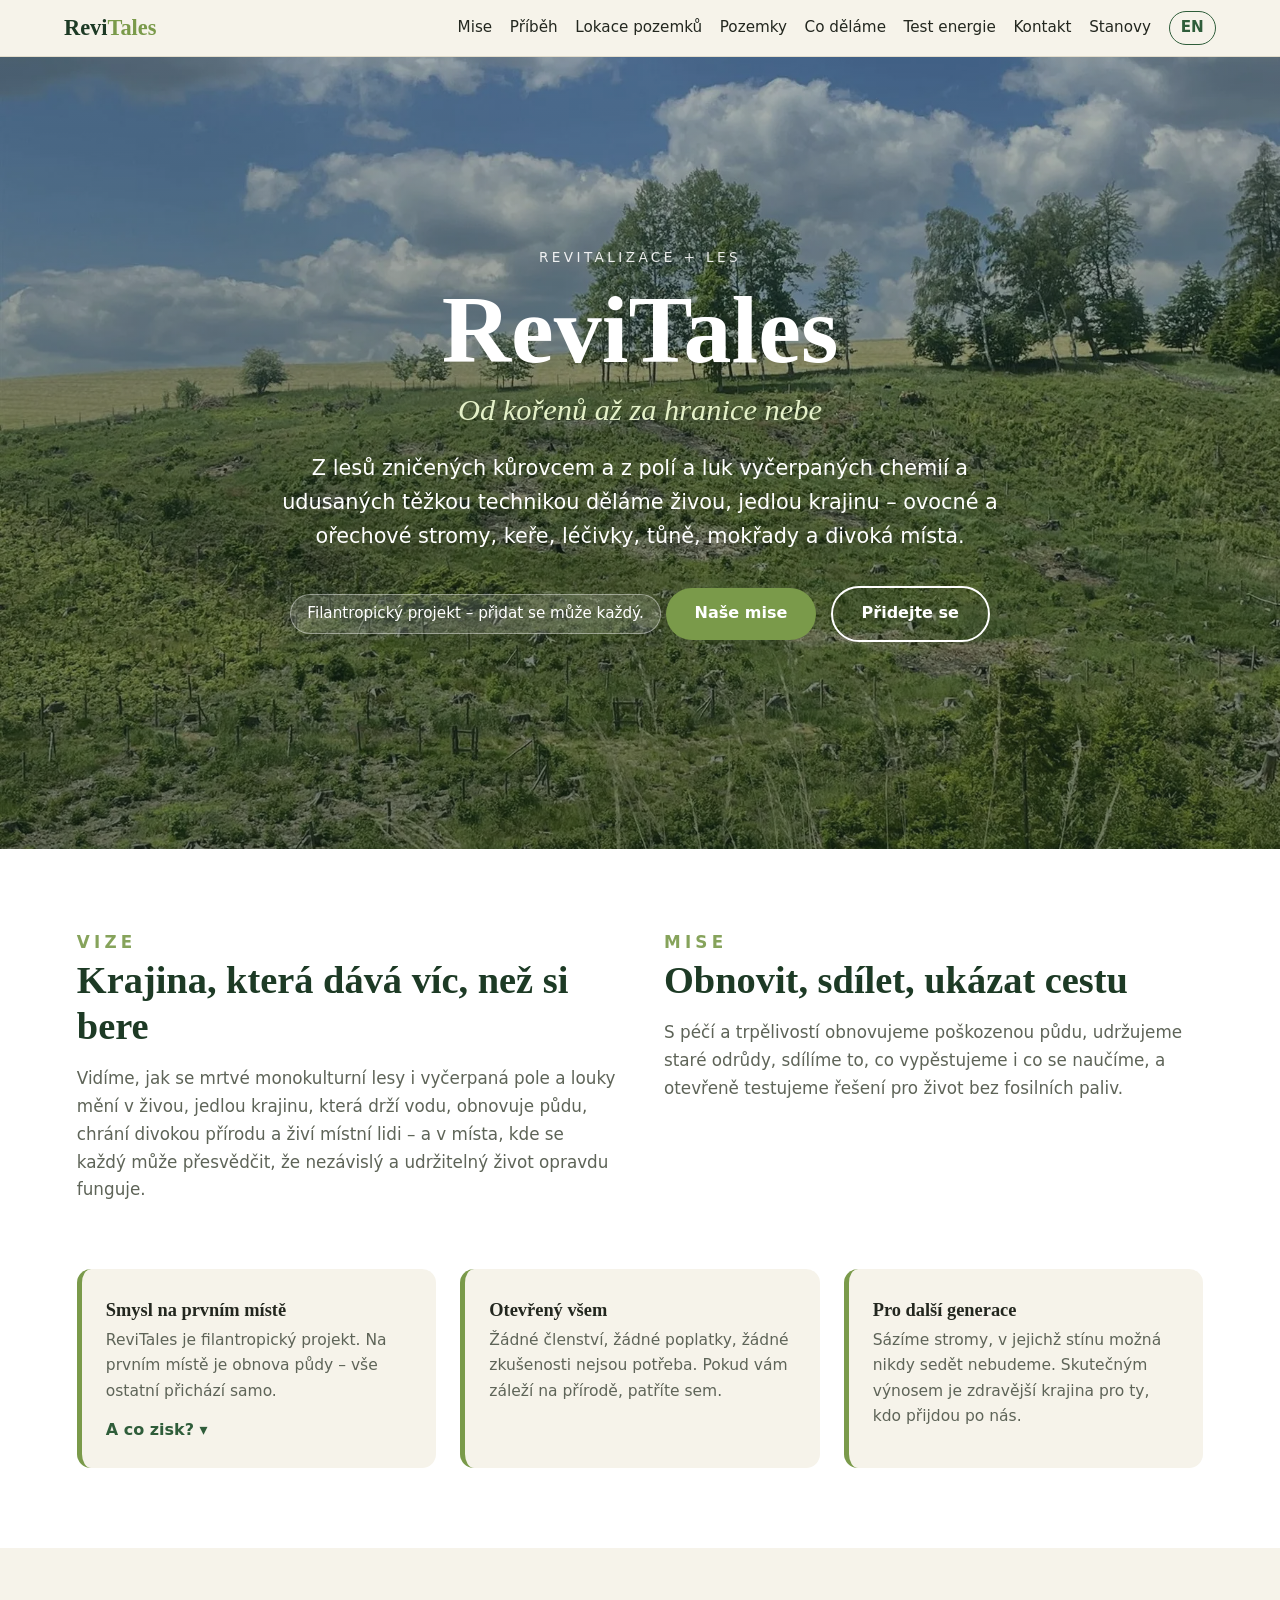
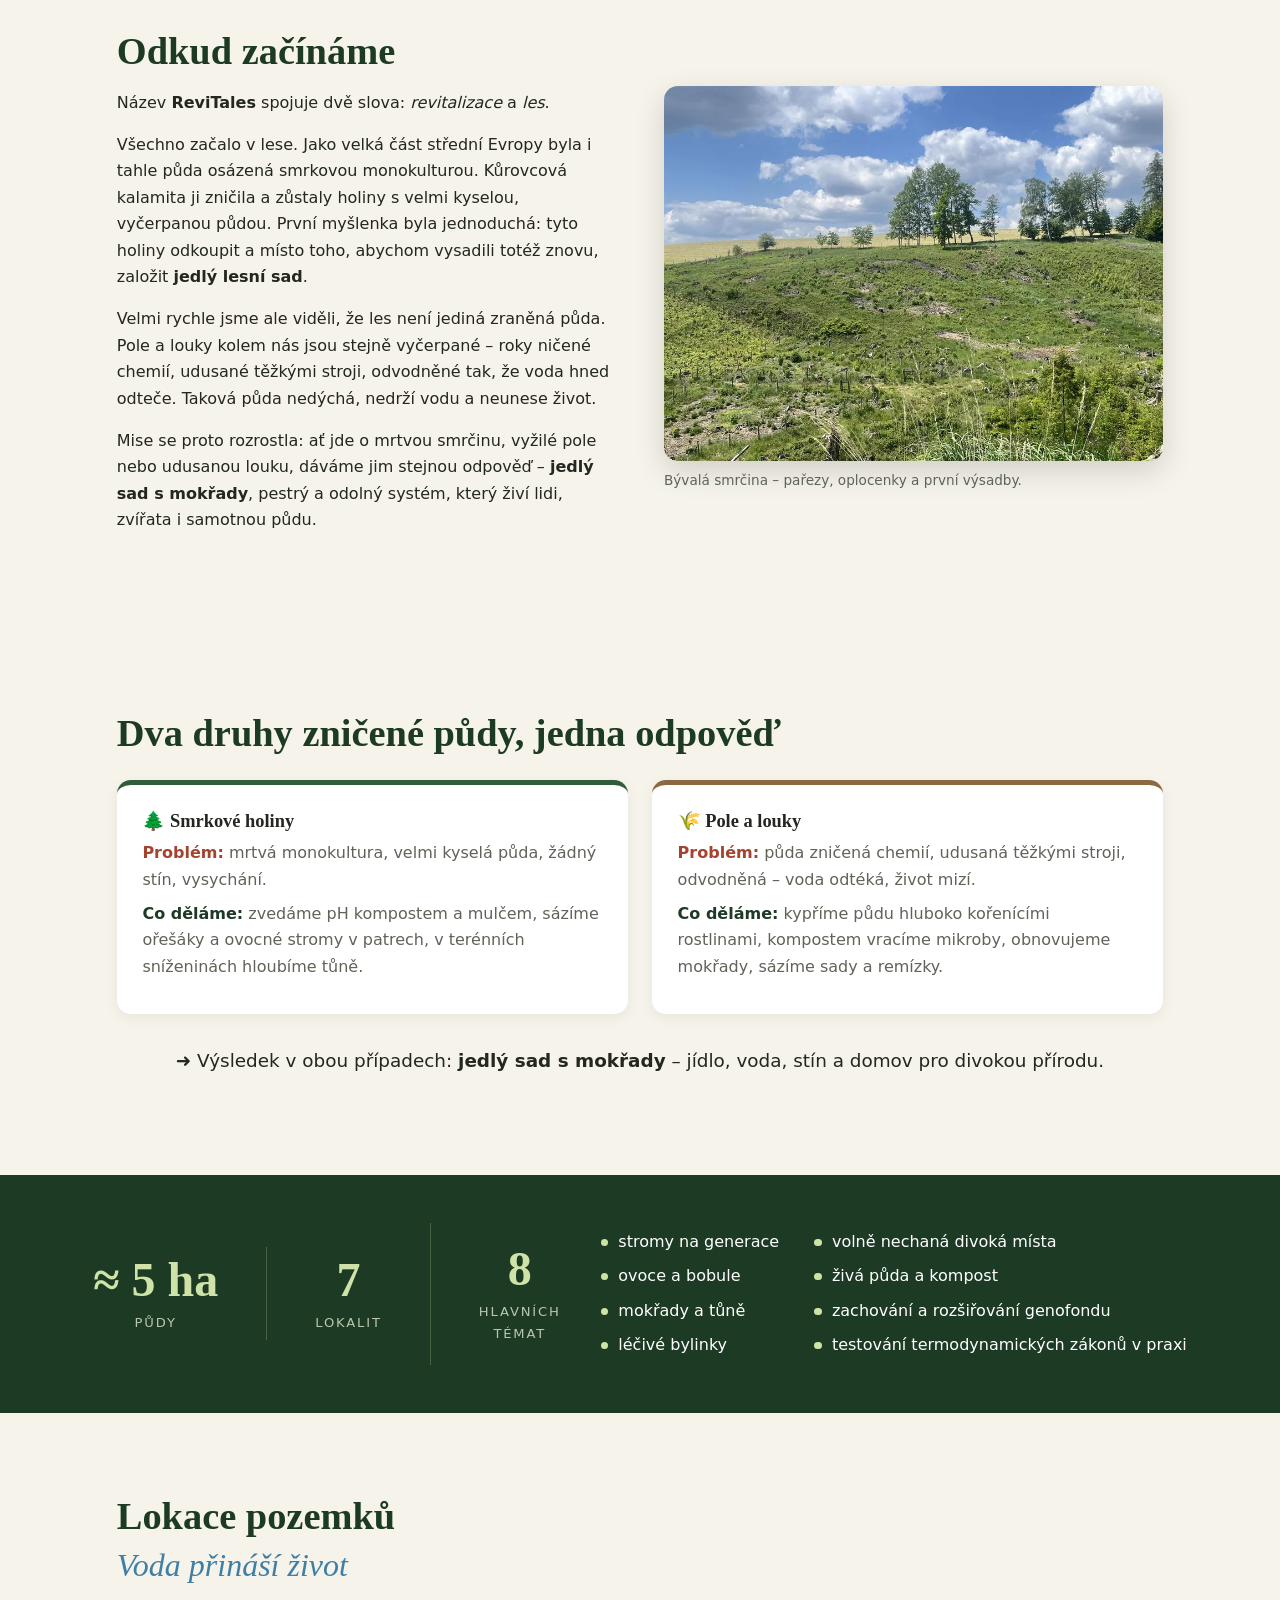
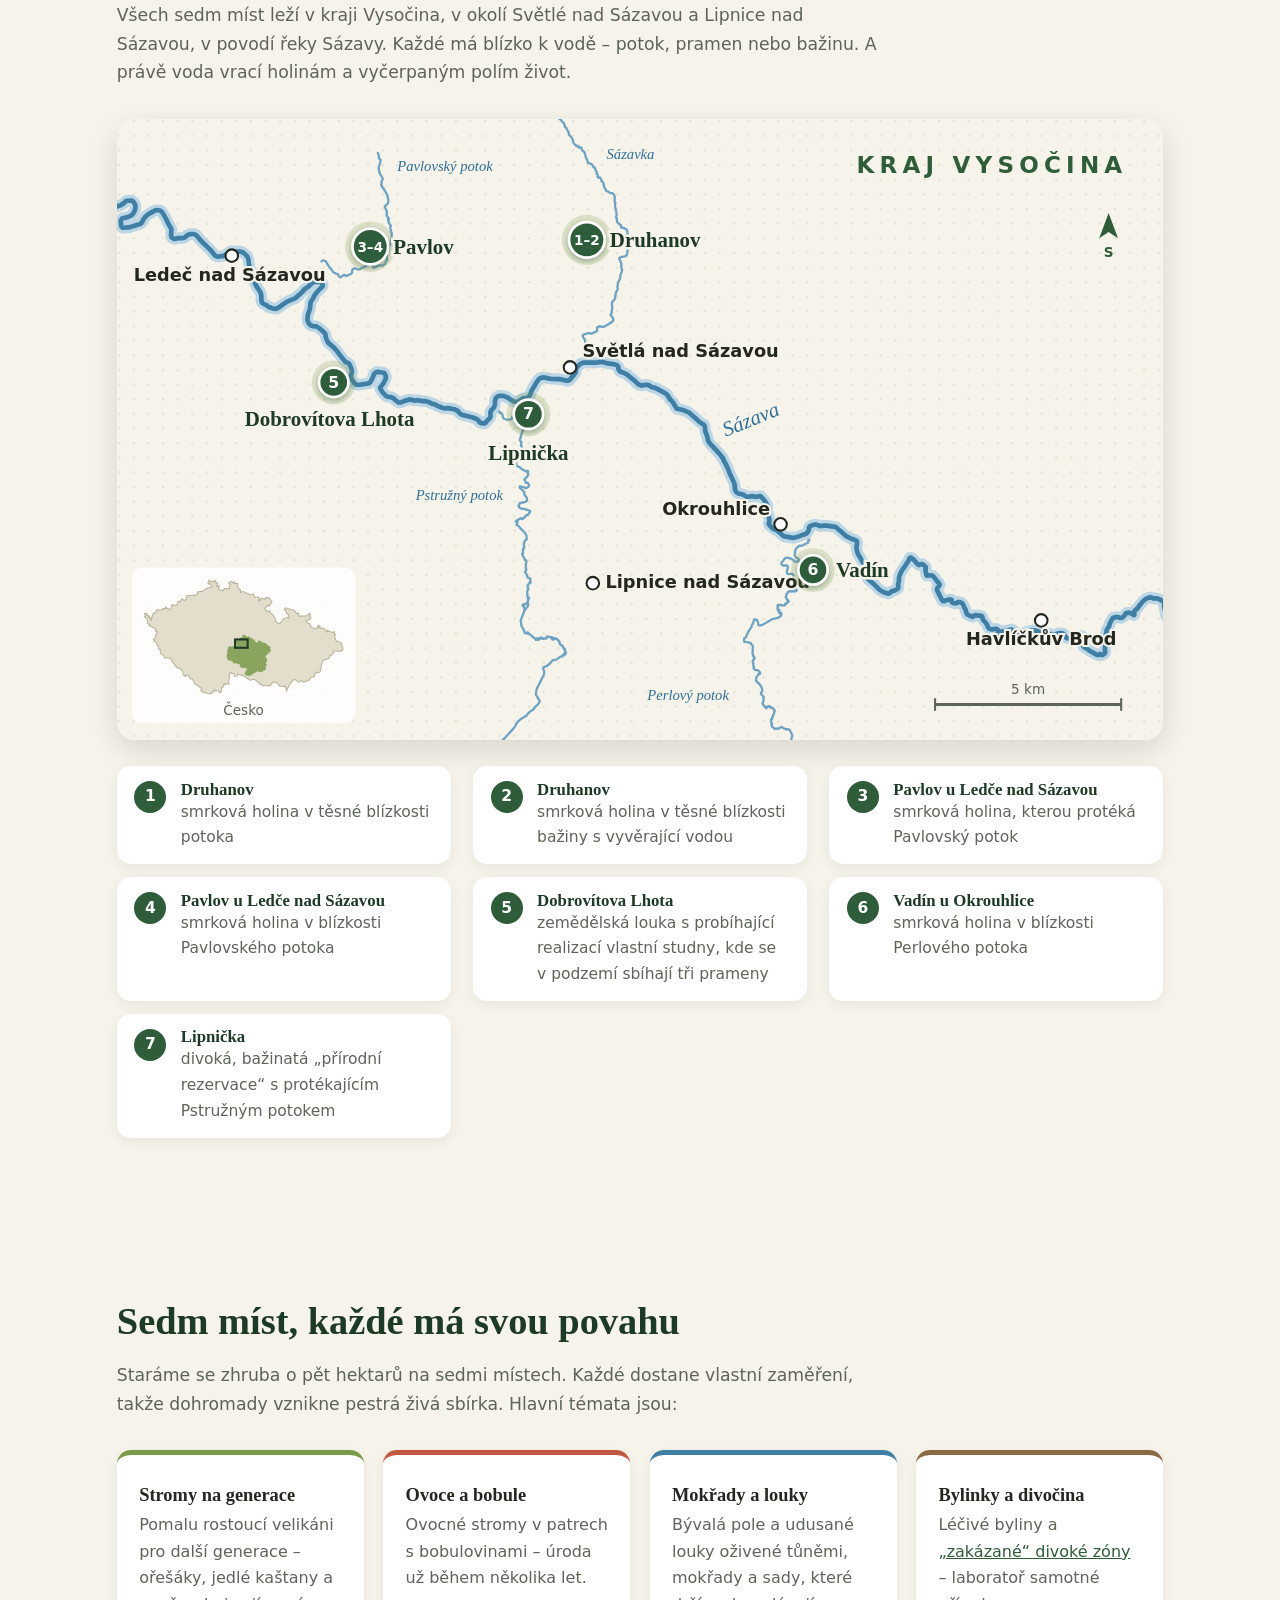
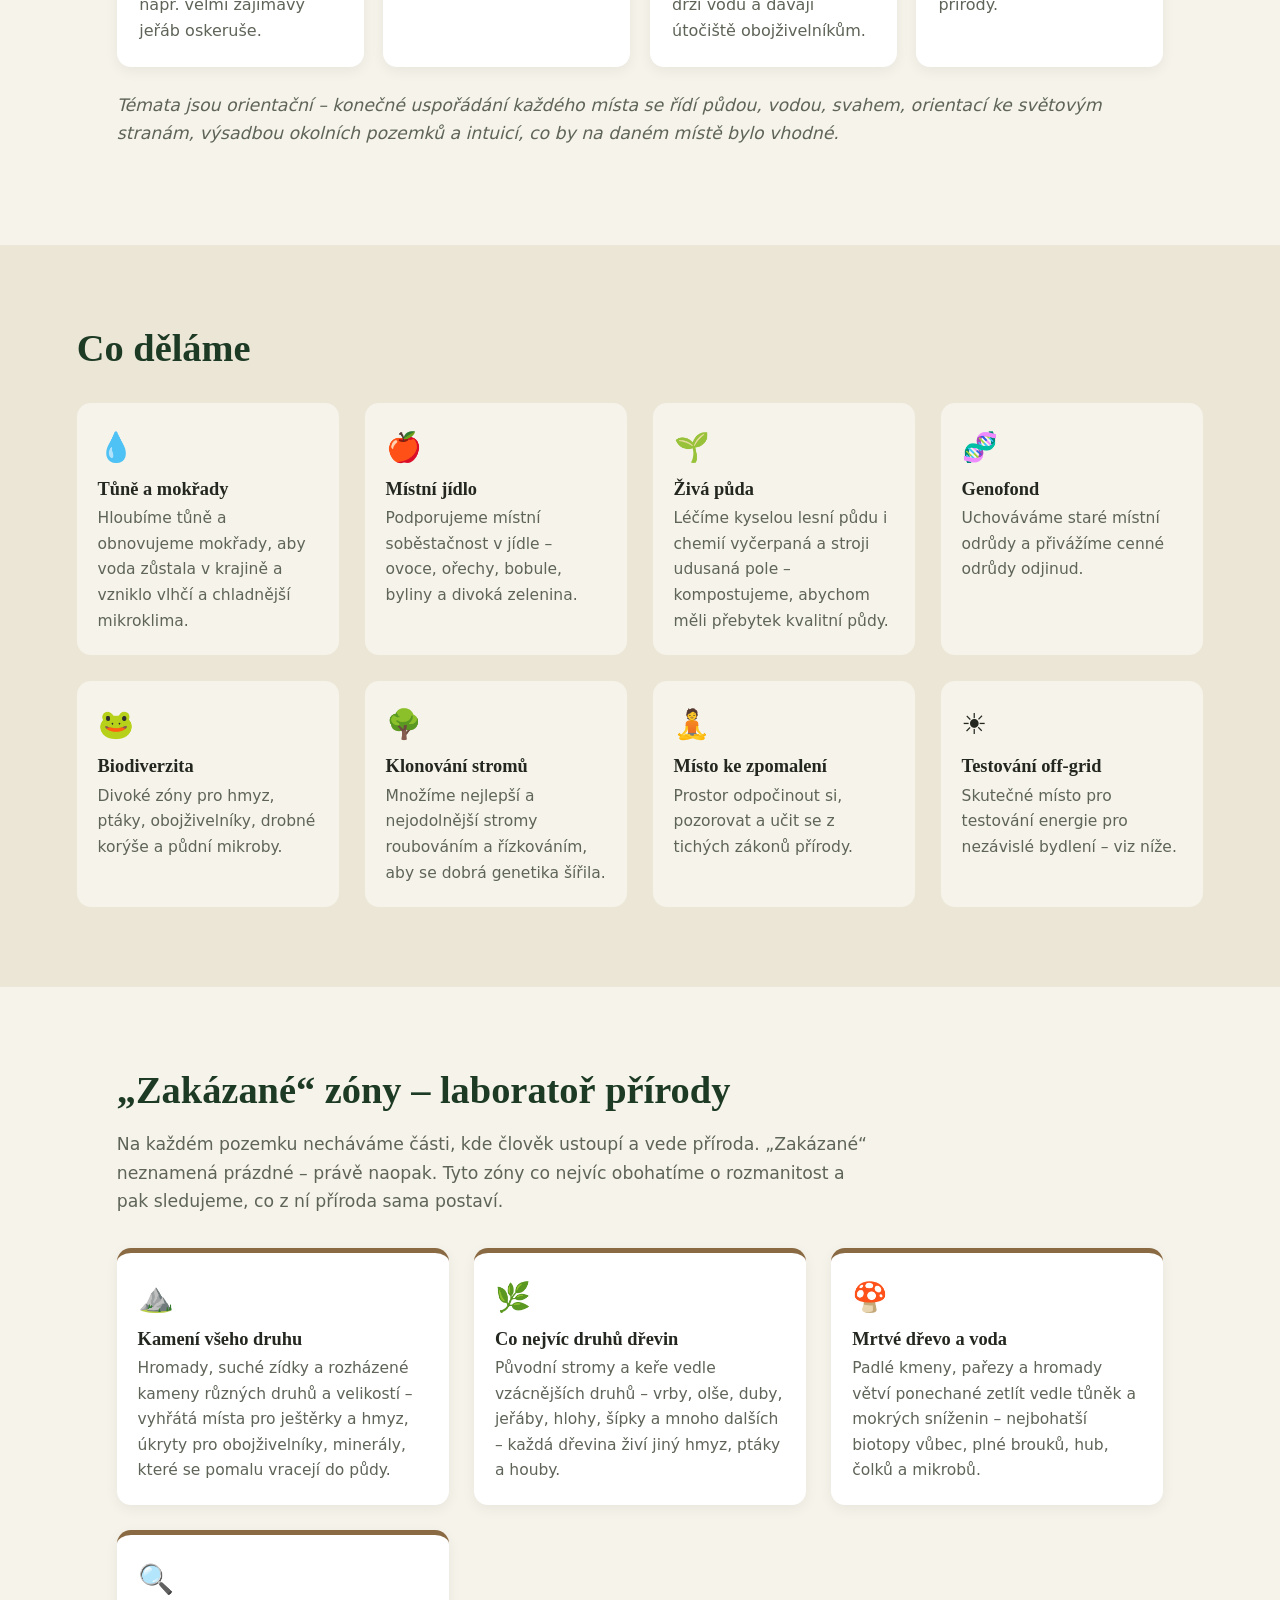
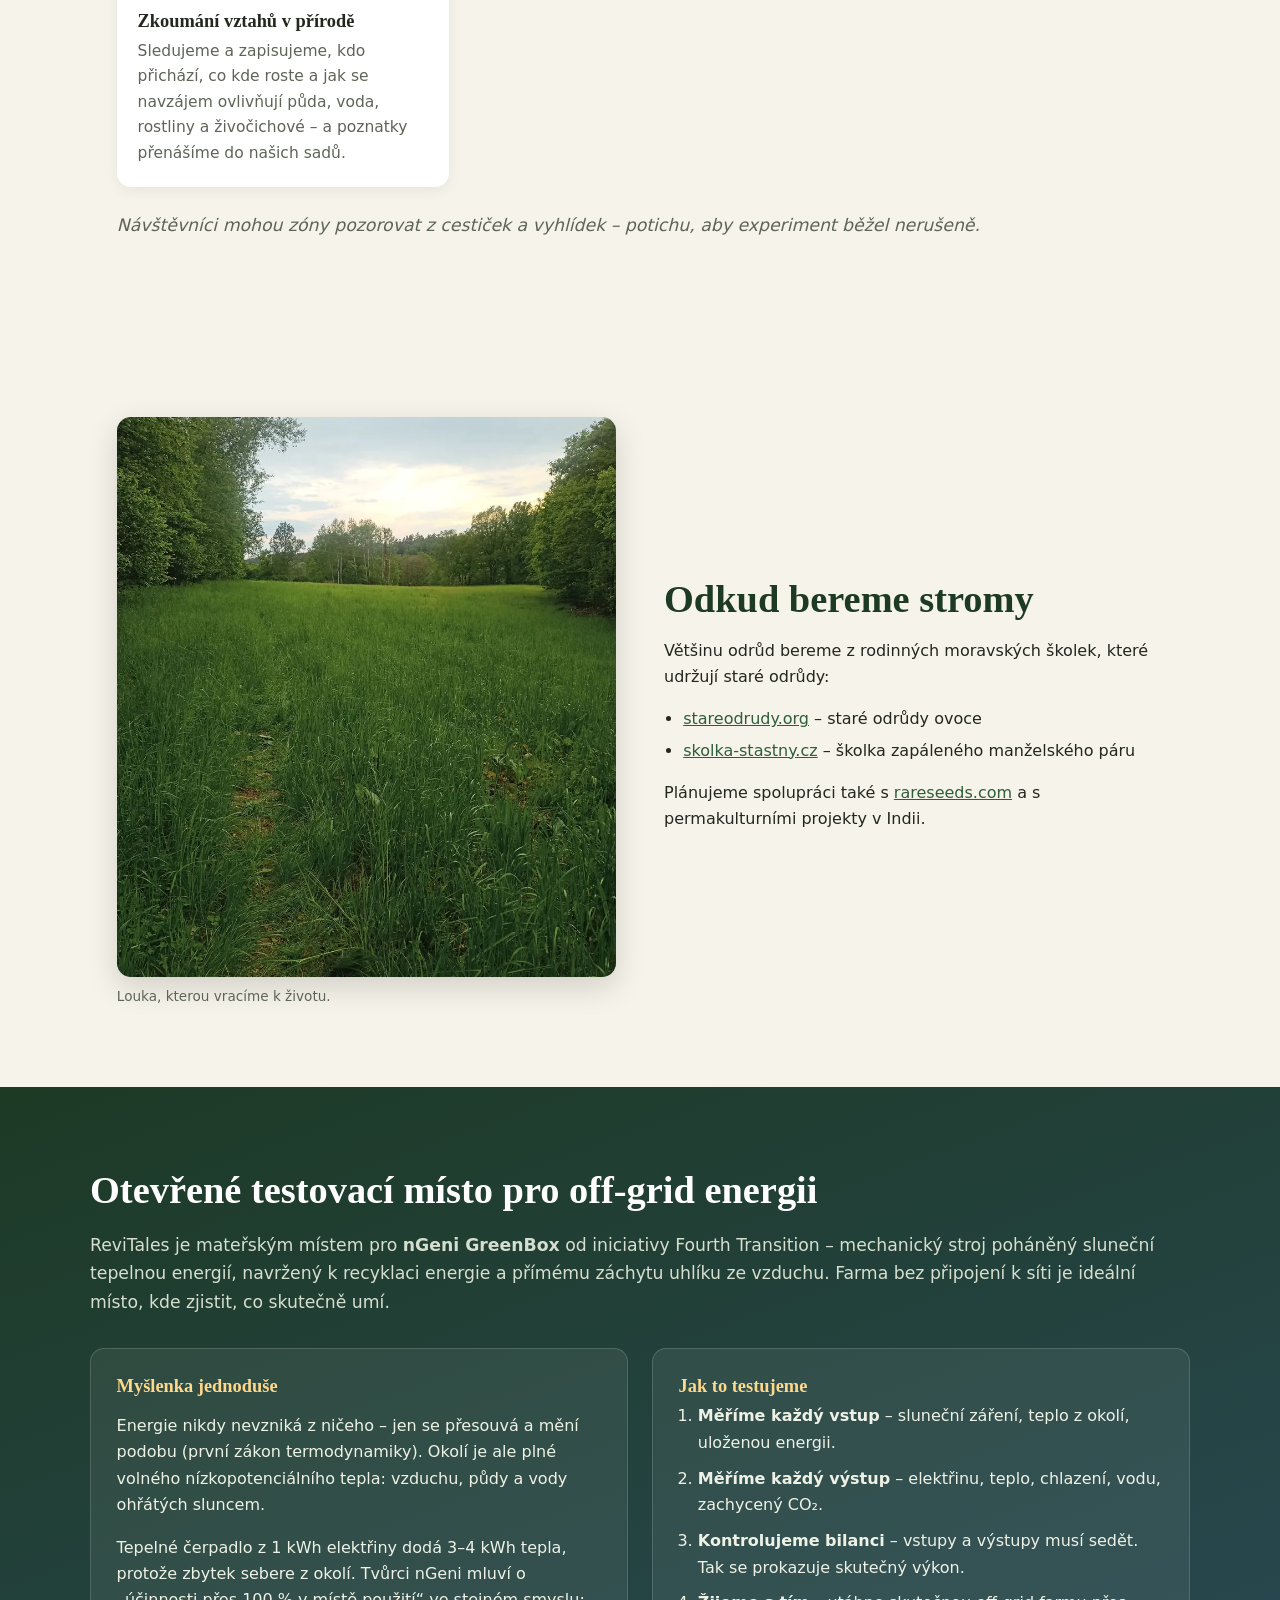
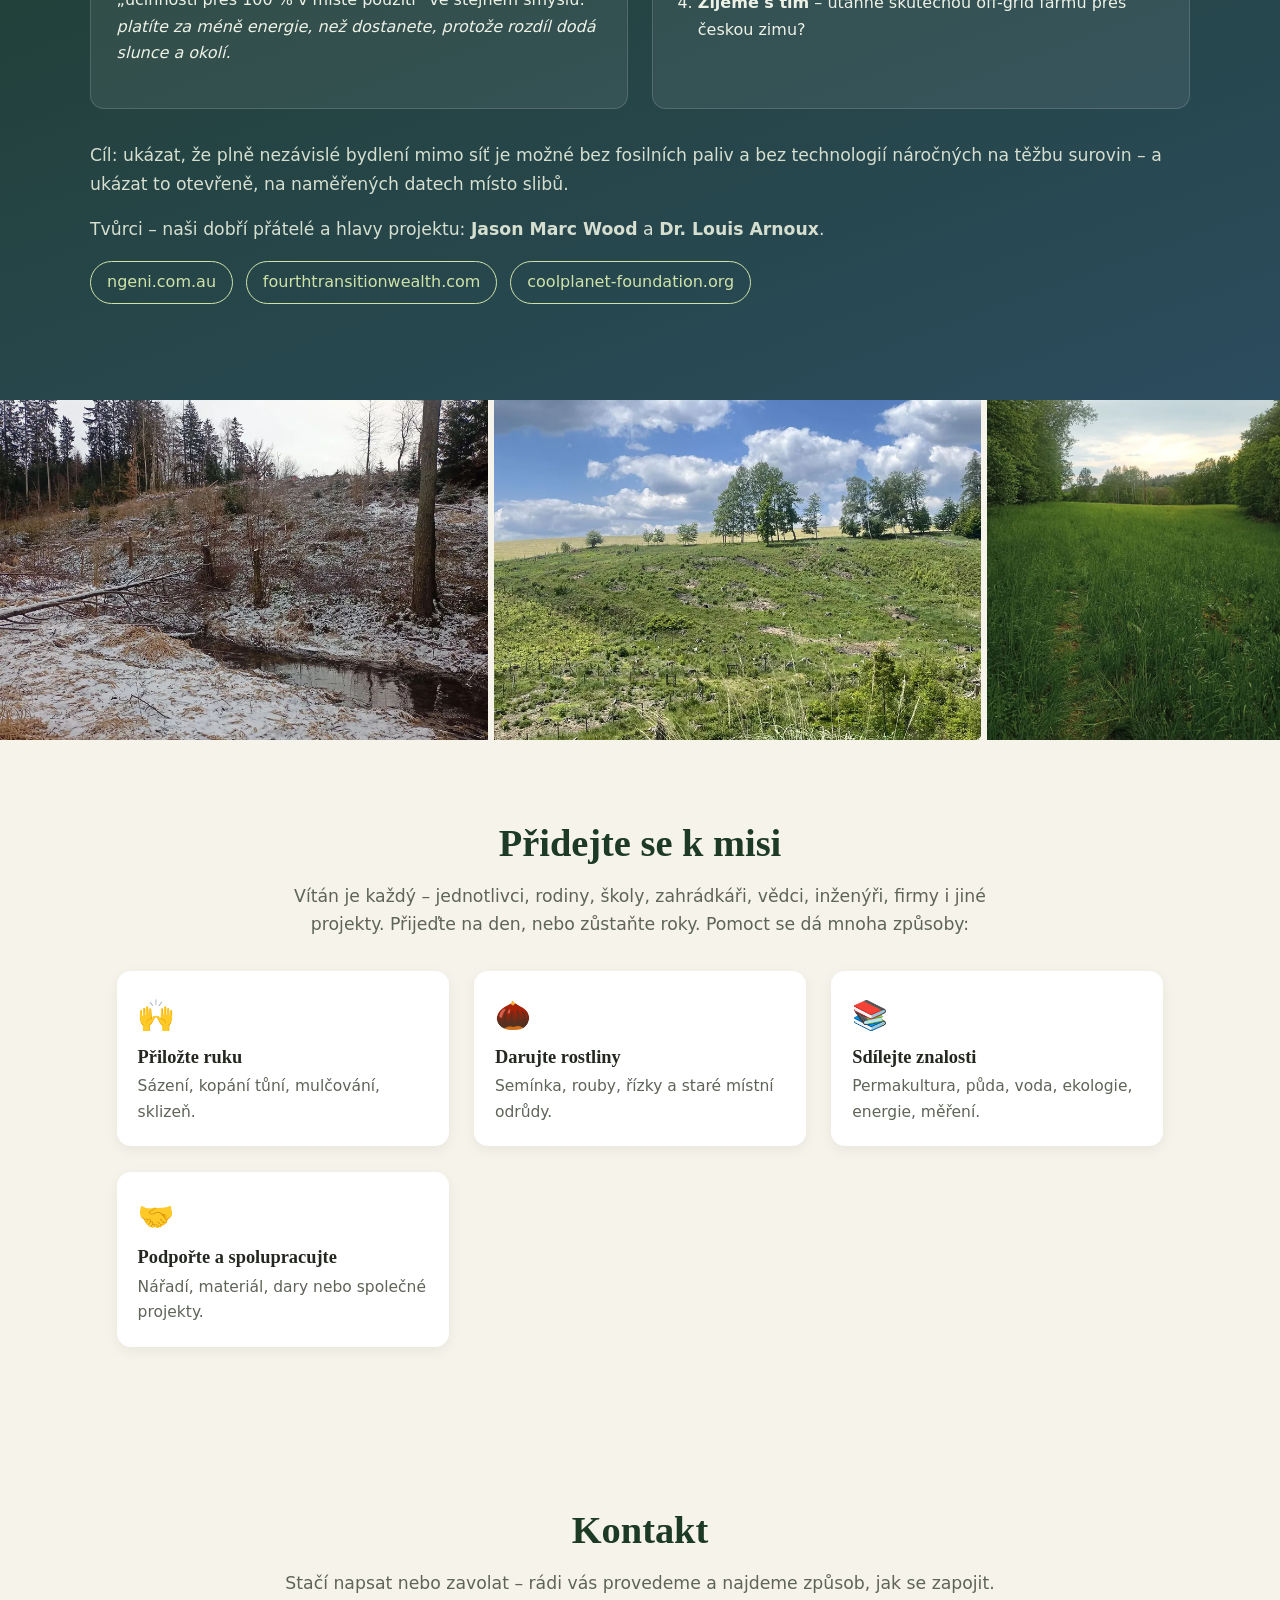
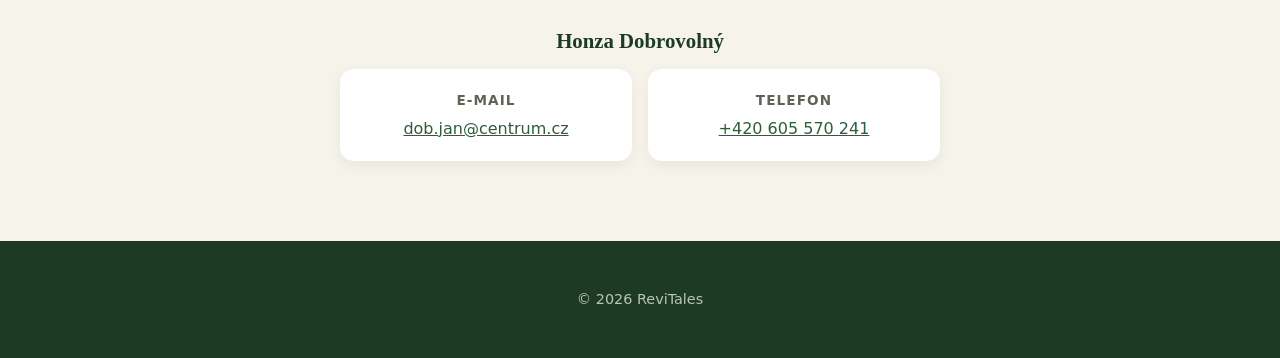
<file: index.html>
<!DOCTYPE html>
<html lang="cs">
<head>
  <meta charset="utf-8">
  <meta name="viewport" content="width=device-width, initial-scale=1">
  <title>ReviTales – jedlý les s mokřady místo kůrovcových holin</title>
  <meta name="description" content="Filantropický projekt ReviTales mění kůrovcové holiny a vyčerpaná pole v jedlý les: ovocné a ořechové stromy, tůně, mokřady a divoká příroda. Přidejte se.">
  <link rel="canonical" href="https://revitales.cz/">
  <link rel="alternate" hreflang="cs" href="https://revitales.cz/">
  <link rel="alternate" hreflang="en" href="https://revitales.cz/en/">
  <link rel="alternate" hreflang="x-default" href="https://revitales.cz/">
  <meta name="theme-color" content="#1d3a25">
  <meta name="author" content="Honza Dobrovolný">

  <meta property="og:type" content="website">
  <meta property="og:site_name" content="ReviTales">
  <meta property="og:title" content="ReviTales – jedlý les s mokřady místo kůrovcových holin">
  <meta property="og:description" content="Filantropický projekt ReviTales mění kůrovcové holiny a vyčerpaná pole v jedlý les: ovocné a ořechové stromy, tůně, mokřady a divoká příroda. Přidejte se.">
  <meta property="og:url" content="https://revitales.cz/">
  <meta property="og:image" content="https://revitales.cz/images/og-revitales-square.jpg">
  <meta property="og:image:width" content="1200">
  <meta property="og:image:height" content="1200">
  <meta property="og:image:alt" content="Logo ReviTales a nápis Revitalizace + Les, ReviTales – Od kořenů až za hranice nebe, na fotce kůrovcové holiny s prvními výsadbami">
  <meta property="og:locale" content="cs_CZ">
  <meta property="og:locale:alternate" content="en_GB">
  <meta name="twitter:card" content="summary_large_image">

  <link rel="icon" href="favicon.ico" sizes="48x48">
  <link rel="icon" href="favicon.svg" type="image/svg+xml">
  <link rel="apple-touch-icon" href="apple-touch-icon.png">
  <link rel="manifest" href="site.webmanifest">
  <link rel="preload" as="image" type="image/webp" href="images/clearcut-slope.webp" media="(min-width: 801px)" fetchpriority="high">
  <link rel="preload" as="image" type="image/webp" href="images/clearcut-slope-900.webp" media="(max-width: 800px)" fetchpriority="high">
  <link rel="stylesheet" href="style.css">
  <script type="application/ld+json">
{
  "@context": "https://schema.org",
  "@graph": [
    {
      "@type": "Organization",
      "@id": "https://revitales.cz/#organization",
      "name": "ReviTales",
      "url": "https://revitales.cz/",
      "email": "dob.jan@centrum.cz",
      "telephone": "+420605570241",
      "image": "https://revitales.cz/images/og-revitales.jpg",
      "founder": {
        "@type": "Person",
        "name": "Honza Dobrovolný"
      },
      "areaServed": {
        "@type": "Country",
        "name": "Czechia"
      },
      "slogan": "Od kořenů až za hranice nebe",
      "description": "Filantropický projekt, který mění kůrovcové holiny a chemií vyčerpaná, utužená pole a louky v jedlý les a sady s tůněmi a mokřady na 7 místech o rozloze zhruba 5 ha.",
      "knowsAbout": [
        "jedlý les",
        "lesní zahrada",
        "permakultura",
        "obnova lesa po kůrovci",
        "kůrovcová holina",
        "obnova vyčerpané půdy",
        "tůně a mokřady",
        "zadržování vody v krajině",
        "staré odrůdy ovocných stromů",
        "oskeruše",
        "biodiverzita",
        "udržitelnost",
        "off-grid energie"
      ]
    },
    {
      "@type": "WebSite",
      "@id": "https://revitales.cz/#website",
      "url": "https://revitales.cz/",
      "name": "ReviTales",
      "inLanguage": [
        "cs",
        "en"
      ],
      "publisher": {
        "@id": "https://revitales.cz/#organization"
      }
    },
    {
      "@type": "WebPage",
      "@id": "https://revitales.cz/#webpage",
      "url": "https://revitales.cz/",
      "name": "ReviTales – jedlý les s mokřady místo kůrovcových holin",
      "description": "Filantropický projekt ReviTales mění kůrovcové holiny a vyčerpaná pole v jedlý les: ovocné a ořechové stromy, tůně, mokřady a divoká příroda. Přidejte se.",
      "inLanguage": "cs",
      "isPartOf": {
        "@id": "https://revitales.cz/#website"
      },
      "about": {
        "@id": "https://revitales.cz/#organization"
      },
      "primaryImageOfPage": {
        "@type": "ImageObject",
        "url": "https://revitales.cz/images/og-revitales.jpg",
        "width": 1200,
        "height": 630
      }
    }
  ]
}
  </script>
</head>
<body>

<header class="nav">
  <a href="#top" class="logo">Revi<span>Tales</span></a>
  <nav>
    <a href="#mission">Mise</a>
    <a href="#story">Příběh</a>
    <a href="#lokace">Lokace pozemků</a>
    <a href="#sites">Pozemky</a>
    <a href="#work">Co děláme</a>
    <a href="#ngeni">Test energie</a>
    <a href="#contact">Kontakt</a>
    <a href="stanovy.html">Stanovy</a>
    <a id="lang" href="en/" hreflang="en" lang="en" title="English version">EN</a>
  </nav>
</header>
<main>

<!-- HERO -->
<section class="hero" id="top">
  <div class="hero-inner">
    <p class="kicker">Revitalizace + Les</p>
    <h1>ReviTales</h1>
    <p class="slogan">Od kořenů až za hranice nebe</p>
    <p class="lead">
      Z lesů zničených kůrovcem a z polí a luk vyčerpaných chemií a udusaných těžkou technikou děláme živou, jedlou krajinu – ovocné a ořechové stromy, keře, léčivky, tůně, mokřady a divoká místa.
    </p>
    <p class="badge">Filantropický projekt – přidat se může každý.</p>
    <a href="#mission" class="btn">Naše mise</a>
    <a href="#join" class="btn btn-outline">Přidejte se</a>
  </div>
</section>

<!-- MISSION -->
<section id="mission" class="mission">
  <div class="mission-inner">
    <div class="mv">
      <p class="kicker">Vize</p>
      <h2>Krajina, která dává víc, než si bere</h2>
      <p>
        Vidíme, jak se mrtvé monokulturní lesy i vyčerpaná pole a louky mění v živou, jedlou krajinu, která drží vodu, obnovuje půdu, chrání divokou přírodu a živí místní lidi – a v místa, kde se každý může přesvědčit, že nezávislý a udržitelný život opravdu funguje.
      </p>
    </div>
    <div class="mv">
      <p class="kicker">Mise</p>
      <h2>Obnovit, sdílet, ukázat cestu</h2>
      <p>
        S péčí a trpělivostí obnovujeme poškozenou půdu, udržujeme staré odrůdy, sdílíme to, co vypěstujeme i co se naučíme, a otevřeně testujeme řešení pro život bez fosilních paliv.
      </p>
    </div>
  </div>
  <div class="mission-values">
    <div>
      <h3>Smysl na prvním místě</h3>
      <p>ReviTales je filantropický projekt. Na prvním místě je obnova půdy – vše ostatní přichází samo.</p>
      <details class="more">
        <summary>A co zisk?</summary>
        <p>Zisk není cílem – je druhotným, logickým výsledkem. Když se zničená půda uzdraví, vznikne dokonalé místo pro život obklopené přirozeně rostoucími plody, s čistou vodou a živou půdou. A je to místo, kde je každý vítán, aby si užil přírodu v její přirozenosti a harmonii.</p>
      </details>
    </div>
    <div>
      <h3>Otevřený všem</h3>
      <p>Žádné členství, žádné poplatky, žádné zkušenosti nejsou potřeba. Pokud vám záleží na přírodě, patříte sem.</p>
    </div>
    <div>
      <h3>Pro další generace</h3>
      <p>Sázíme stromy, v jejichž stínu možná nikdy sedět nebudeme. Skutečným výnosem je zdravější krajina pro ty, kdo přijdou po nás.</p>
    </div>
  </div>
</section>

<!-- STORY -->
<section id="story" class="section split">
  <div>
    <h2>Odkud začínáme</h2>
    <p>
      Název <strong>ReviTales</strong> spojuje dvě slova: <em>revitalizace</em> a <em>les</em>.
    </p>
    <p>
      Všechno začalo v lese. Jako velká část střední Evropy byla i tahle půda osázená smrkovou monokulturou. Kůrovcová kalamita ji zničila a zůstaly holiny s velmi kyselou, vyčerpanou půdou. První myšlenka byla jednoduchá: tyto holiny odkoupit a místo toho, abychom vysadili totéž znovu, založit <strong>jedlý lesní sad</strong>.
    </p>
    <p>
      Velmi rychle jsme ale viděli, že les není jediná zraněná půda. Pole a louky kolem nás jsou stejně vyčerpané – roky ničené chemií, udusané těžkými stroji, odvodněné tak, že voda hned odteče. Taková půda nedýchá, nedrží vodu a neunese život.
    </p>
    <p>
      Mise se proto rozrostla: ať jde o mrtvou smrčinu, vyžilé pole nebo udusanou louku, dáváme jim stejnou odpověď – <strong>jedlý sad s mokřady</strong>, pestrý a odolný systém, který živí lidi, zvířata i samotnou půdu.
    </p>
  </div>
  <figure>
    <picture><source type="image/webp" srcset="images/clearcut-slope-900.webp 900w, images/clearcut-slope.webp 1800w" sizes="(max-width: 800px) 100vw, 50vw"><img src="images/clearcut-slope.jpg" width="1800" height="1350" alt="Kůrovcová holina po smrkové monokultuře s pařezy, oplocenkami a prvními výsadbami budoucího jedlého lesa" loading="lazy" decoding="async"></picture>
    <figcaption>Bývalá smrčina – pařezy, oplocenky a první výsadby.</figcaption>
  </figure>
</section>

<!-- TWO KINDS OF DAMAGED LAND -->
<section class="section landtypes">
  <h2>Dva druhy zničené půdy, jedna odpověď</h2>
  <div class="compare">
    <div class="land">
      <h3>🌲 Smrkové holiny</h3>
      <p class="problem"><b>Problém:</b> mrtvá monokultura, velmi kyselá půda, žádný stín, vysychání.</p>
      <p><b>Co děláme:</b> zvedáme pH kompostem a mulčem, sázíme ořešáky a ovocné stromy v patrech, v terénních sníženinách hloubíme tůně.</p>
    </div>
    <div class="land">
      <h3>🌾 Pole a louky</h3>
      <p class="problem"><b>Problém:</b> půda zničená chemií, udusaná těžkými stroji, odvodněná – voda odtéká, život mizí.</p>
      <p><b>Co děláme:</b> kypříme půdu hluboko kořenícími rostlinami, kompostem vracíme mikroby, obnovujeme mokřady, sázíme sady a remízky.</p>
    </div>
  </div>
  <p class="result">
    ➜ Výsledek v obou případech: <strong>jedlý sad s mokřady</strong> – jídlo, voda, stín a domov pro divokou přírodu.
  </p>
</section>

<!-- NUMBERS -->
<section class="stats">
  <div><b>≈ 5 ha</b>půdy</div>
  <div><b>7</b>lokalit</div>
  <div class="themes-stat"><div><b>8</b>hlavních témat</div><ul class="themes"><li>stromy na generace</li><li>ovoce a bobule</li><li>mokřady a tůně</li><li>léčivé bylinky</li><li>volně nechaná divoká místa</li><li>živá půda a kompost</li><li>zachování a rozšiřování genofondu</li><li>testování termodynamických zákonů v praxi</li></ul></div>
</section>

<!-- LOCATIONS -->
<section id="lokace" class="section locations">
  <h2>Lokace pozemků</h2>
  <p class="motto">Voda přináší život</p>
  <p class="intro">Všech sedm míst leží v kraji Vysočina, v okolí Světlé nad Sázavou a Lipnice nad Sázavou, v povodí řeky Sázavy. Každé má blízko k vodě – potok, pramen nebo bažinu. A právě voda vrací holinám a vyčerpaným polím život.</p>
  <figure class="map">
    <a href="images/mapa-pozemku.svg" target="_blank" title="Otevřít mapu ve větší velikosti"><picture><source media="(max-width: 600px)" srcset="images/mapa-pozemku-m.svg" width="600" height="498"><img src="images/mapa-pozemku.svg" width="1000" height="594" alt="Mapa sedmi pozemků ReviTales v kraji Vysočina u Světlé nad Sázavou a Lipnice nad Sázavou: Druhanov, Pavlov, Dobrovítova Lhota, Lipnička a Vadín u řeky Sázavy a jejích potoků" loading="lazy" decoding="async"></picture></a>
  </figure>
  <ol class="sites-list">
    <li><span class="n">1</span><div><b>Druhanov</b>smrková holina v těsné blízkosti potoka</div></li>
    <li><span class="n">2</span><div><b>Druhanov</b>smrková holina v těsné blízkosti bažiny s vyvěrající vodou</div></li>
    <li><span class="n">3</span><div><b>Pavlov u Ledče nad Sázavou</b>smrková holina, kterou protéká Pavlovský potok</div></li>
    <li><span class="n">4</span><div><b>Pavlov u Ledče nad Sázavou</b>smrková holina v blízkosti Pavlovského potoka</div></li>
    <li><span class="n">5</span><div><b>Dobrovítova Lhota</b>zemědělská louka s probíhající realizací vlastní studny, kde se v podzemí sbíhají tři prameny</div></li>
    <li><span class="n">6</span><div><b>Vadín u Okrouhlice</b>smrková holina v blízkosti Perlového potoka</div></li>
    <li><span class="n">7</span><div><b>Lipnička</b>divoká, bažinatá „přírodní rezervace“ s protékajícím Pstružným potokem</div></li>
  </ol>
</section>

<!-- SITES -->
<section id="sites" class="section">
  <h2>Sedm míst, každé má svou povahu</h2>
  <p class="intro">
    Staráme se zhruba o pět hektarů na sedmi místech. Každé dostane vlastní zaměření, takže dohromady vznikne pestrá živá sbírka. Hlavní témata jsou:
  </p>
  <div class="cards">
    <article class="card">
      <h3>Stromy na generace</h3>
      <p>Pomalu rostoucí velikáni pro další generace – ořešáky, jedlé kaštany a např. velmi zajímavý jeřáb oskeruše.</p>
    </article>
    <article class="card">
      <h3>Ovoce a bobule</h3>
      <p>Ovocné stromy v patrech s bobulovinami – úroda už během několika let.</p>
    </article>
    <article class="card">
      <h3>Mokřady a louky</h3>
      <p>Bývalá pole a udusané louky oživené tůněmi, mokřady a sady, které drží vodu a dávají útočiště obojživelníkům.</p>
    </article>
    <article class="card">
      <h3>Bylinky a divočina</h3>
      <p>Léčivé byliny a <a href="#wild">„zakázané“ divoké zóny</a> – laboratoř samotné přírody.</p>
    </article>
  </div>
  <p class="note">Témata jsou orientační – konečné uspořádání každého místa se řídí půdou, vodou, svahem, orientací ke světovým stranám, výsadbou okolních pozemků a intuicí, co by na daném místě bylo vhodné.</p>
</section>

<!-- WORK -->
<section id="work" class="section alt">
  <h2>Co děláme</h2>
  <div class="grid">
    <div class="item"><i>💧</i><h3>Tůně a mokřady</h3><p>Hloubíme tůně a obnovujeme mokřady, aby voda zůstala v krajině a vzniklo vlhčí a chladnější mikroklima.</p></div>
    <div class="item"><i>🍎</i><h3>Místní jídlo</h3><p>Podporujeme místní soběstačnost v jídle – ovoce, ořechy, bobule, byliny a divoká zelenina.</p></div>
    <div class="item"><i>🌱</i><h3>Živá půda</h3><p>Léčíme kyselou lesní půdu i chemií vyčerpaná a stroji udusaná pole – kompostujeme, abychom měli přebytek kvalitní půdy.</p></div>
    <div class="item"><i>🧬</i><h3>Genofond</h3><p>Uchováváme staré místní odrůdy a přivážíme cenné odrůdy odjinud.</p></div>
    <div class="item"><i>🐸</i><h3>Biodiverzita</h3><p>Divoké zóny pro hmyz, ptáky, obojživelníky, drobné korýše a půdní mikroby.</p></div>
    <div class="item"><i>🌳</i><h3>Klonování stromů</h3><p>Množíme nejlepší a nejodolnější stromy roubováním a řízkováním, aby se dobrá genetika šířila.</p></div>
    <div class="item"><i>🧘</i><h3>Místo ke zpomalení</h3><p>Prostor odpočinout si, pozorovat a učit se z tichých zákonů přírody.</p></div>
    <div class="item"><i>☀️</i><h3>Testování off-grid</h3><p>Skutečné místo pro testování energie pro nezávislé bydlení – viz níže.</p></div>
  </div>
</section>

<!-- WILD ZONES -->
<section id="wild" class="section wild">
  <h2>„Zakázané“ zóny – laboratoř přírody</h2>
  <p class="intro">
    Na každém pozemku necháváme části, kde člověk ustoupí a vede příroda. „Zakázané“ neznamená prázdné – právě naopak. Tyto zóny co nejvíc obohatíme o rozmanitost a pak sledujeme, co z ní příroda sama postaví.
  </p>
  <div class="grid">
    <div class="item"><i>⛰️</i><h3>Kamení všeho druhu</h3><p>Hromady, suché zídky a rozházené kameny různých druhů a velikostí – vyhřátá místa pro ještěrky a hmyz, úkryty pro obojživelníky, minerály, které se pomalu vracejí do půdy.</p></div>
    <div class="item"><i>🌿</i><h3>Co nejvíc druhů dřevin</h3><p>Původní stromy a keře vedle vzácnějších druhů – vrby, olše, duby, jeřáby, hlohy, šípky a mnoho dalších – každá dřevina živí jiný hmyz, ptáky a houby.</p></div>
    <div class="item"><i>🍄</i><h3>Mrtvé dřevo a voda</h3><p>Padlé kmeny, pařezy a hromady větví ponechané zetlít vedle tůněk a mokrých sníženin – nejbohatší biotopy vůbec, plné brouků, hub, čolků a mikrobů.</p></div>
    <div class="item"><i>🔍</i><h3>Zkoumání vztahů v přírodě</h3><p>Sledujeme a zapisujeme, kdo přichází, co kde roste a jak se navzájem ovlivňují půda, voda, rostliny a živočichové – a poznatky přenášíme do našich sadů.</p></div>
  </div>
  <p class="note">Návštěvníci mohou zóny pozorovat z cestiček a vyhlídek – potichu, aby experiment běžel nerušeně.</p>
</section>

<!-- VARIETIES -->
<section class="section split reverse">
  <figure>
    <picture><source type="image/webp" srcset="images/meadow-900.webp 900w, images/meadow.webp 1350w" sizes="(max-width: 800px) 100vw, 50vw"><img src="images/meadow.jpg" width="1350" height="1800" alt="Jarní louka mezi stromořadími, kterou ReviTales vrací k životu" loading="lazy" decoding="async"></picture>
    <figcaption>Louka, kterou vracíme k životu.</figcaption>
  </figure>
  <div>
    <h2>Odkud bereme stromy</h2>
    <p>
      Většinu odrůd bereme z rodinných moravských školek, které udržují staré odrůdy:
    </p>
    <ul class="links">
      <li><a href="https://www.stareodrudy.org" target="_blank" rel="noopener">stareodrudy.org</a> – staré odrůdy ovoce</li>
      <li><a href="https://www.skolka-stastny.cz" target="_blank" rel="noopener">skolka-stastny.cz</a> – školka zapáleného manželského páru</li>
    </ul>
    <p>Plánujeme spolupráci také s
      <a href="https://www.rareseeds.com" target="_blank" rel="noopener">rareseeds.com</a> a s permakulturními projekty v Indii.
    </p>
  </div>
</section>

<!-- NGENI -->
<section id="ngeni" class="section ngeni">
  <h2>Otevřené testovací místo pro off-grid energii</h2>
  <p class="intro">
    ReviTales je mateřským místem pro <strong>nGeni GreenBox</strong> od iniciativy Fourth Transition – mechanický stroj poháněný sluneční tepelnou energií, navržený k recyklaci energie a přímému záchytu uhlíku ze vzduchu. Farma bez připojení k síti je ideální místo, kde zjistit, co skutečně umí.
  </p>

  <div class="thermo">
    <div class="box">
      <h3>Myšlenka jednoduše</h3>
      <p>
        Energie nikdy nevzniká z ničeho – jen se přesouvá a mění podobu (první zákon termodynamiky). Okolí je ale plné volného nízkopotenciálního tepla: vzduchu, půdy a vody ohřátých sluncem.
      </p>
      <p>
        Tepelné čerpadlo z 1 kWh elektřiny dodá 3–4 kWh tepla, protože zbytek sebere z okolí. Tvůrci nGeni mluví o „účinnosti přes 100 % v místě použití“ ve stejném smyslu: <em>platíte za méně energie, než dostanete, protože rozdíl dodá slunce a okolí.</em>
      </p>
    </div>
    <div class="box">
      <h3>Jak to testujeme</h3>
      <ol>
        <li><b>Měříme každý vstup</b> – sluneční záření, teplo z okolí, uloženou energii.</li>
        <li><b>Měříme každý výstup</b> – elektřinu, teplo, chlazení, vodu, zachycený CO₂.</li>
        <li><b>Kontrolujeme bilanci</b> – vstupy a výstupy musí sedět. Tak se prokazuje skutečný výkon.</li>
        <li><b>Žijeme s tím</b> – utáhne skutečnou off-grid farmu přes českou zimu?</li>
      </ol>
    </div>
  </div>

  <p class="intro">
    Cíl: ukázat, že plně nezávislé bydlení mimo síť je možné bez fosilních paliv a bez technologií náročných na těžbu surovin – a ukázat to otevřeně, na naměřených datech místo slibů.
  </p>
  <p class="intro">Tvůrci – naši dobří přátelé a hlavy projektu: <strong>Jason Marc Wood</strong> a <strong>Dr. Louis Arnoux</strong>.</p>
  <ul class="pills">
    <li><a href="https://ngeni.com.au" target="_blank" rel="noopener">ngeni.com.au</a></li>
    <li><a href="https://www.fourthtransitionwealth.com" target="_blank" rel="noopener">fourthtransitionwealth.com</a></li>
    <li><a href="https://coolplanet-foundation.org" target="_blank" rel="noopener">coolplanet-foundation.org</a></li>
  </ul>
</section>

<!-- GALLERY -->
<section class="gallery">
  <picture><source type="image/webp" srcset="images/winter-stream-900.webp 900w, images/winter-stream.webp 1800w" sizes="(max-width: 800px) 100vw, 40vw"><img src="images/winter-stream.jpg" width="1800" height="1350" alt="Potok pod svahem kůrovcové holiny v zimě" loading="lazy" decoding="async"></picture>
  <picture><source type="image/webp" srcset="images/clearcut-slope-900.webp 900w, images/clearcut-slope.webp 1800w" sizes="(max-width: 800px) 100vw, 40vw"><img src="images/clearcut-slope.jpg" width="1800" height="1350" alt="Svah bývalé smrčiny v létě – místo pro jedlý les" loading="lazy" decoding="async"></picture>
  <picture><source type="image/webp" srcset="images/meadow-900.webp 900w, images/meadow.webp 1350w" sizes="(max-width: 800px) 100vw, 40vw"><img src="images/meadow.jpg" width="1350" height="1800" alt="Rozkvetlá louka na jaře" loading="lazy" decoding="async"></picture>
</section>

<!-- CONTACT -->
<section id="join" class="section join">
  <h2>Přidejte se k misi</h2>
  <p class="intro">
    Vítán je každý – jednotlivci, rodiny, školy, zahrádkáři, vědci, inženýři, firmy i jiné projekty. Přijeďte na den, nebo zůstaňte roky. Pomoct se dá mnoha způsoby:
  </p>
  <div class="grid">
    <div class="item"><i>🙌</i><h3>Přiložte ruku</h3><p>Sázení, kopání tůní, mulčování, sklizeň.</p></div>
    <div class="item"><i>🌰</i><h3>Darujte rostliny</h3><p>Semínka, rouby, řízky a staré místní odrůdy.</p></div>
    <div class="item"><i>📚</i><h3>Sdílejte znalosti</h3><p>Permakultura, půda, voda, ekologie, energie, měření.</p></div>
    <div class="item"><i>🤝</i><h3>Podpořte a spolupracujte</h3><p>Nářadí, materiál, dary nebo společné projekty.</p></div>
  </div>
</section>

<section id="contact" class="section contact">
  <h2>Kontakt</h2>
  <p class="intro">
    Stačí napsat nebo zavolat – rádi vás provedeme a najdeme způsob, jak se zapojit.
  </p>
  <p style="font: 700 1.3rem Georgia, serif; color: var(--green-dark); margin: 0 0 1rem;">Honza Dobrovolný</p>
  <div class="contact-grid">
    <div><b>E-mail</b><a href="mailto:dob.jan@centrum.cz">dob.jan@centrum.cz</a></div>
    <div><b>Telefon</b><a href="tel:+420605570241">+420 605 570 241</a></div>
  </div>
</section>

</main>
<footer>
  <p>© 2026 ReviTales</p>
</footer>

</body>
</html>
</file>
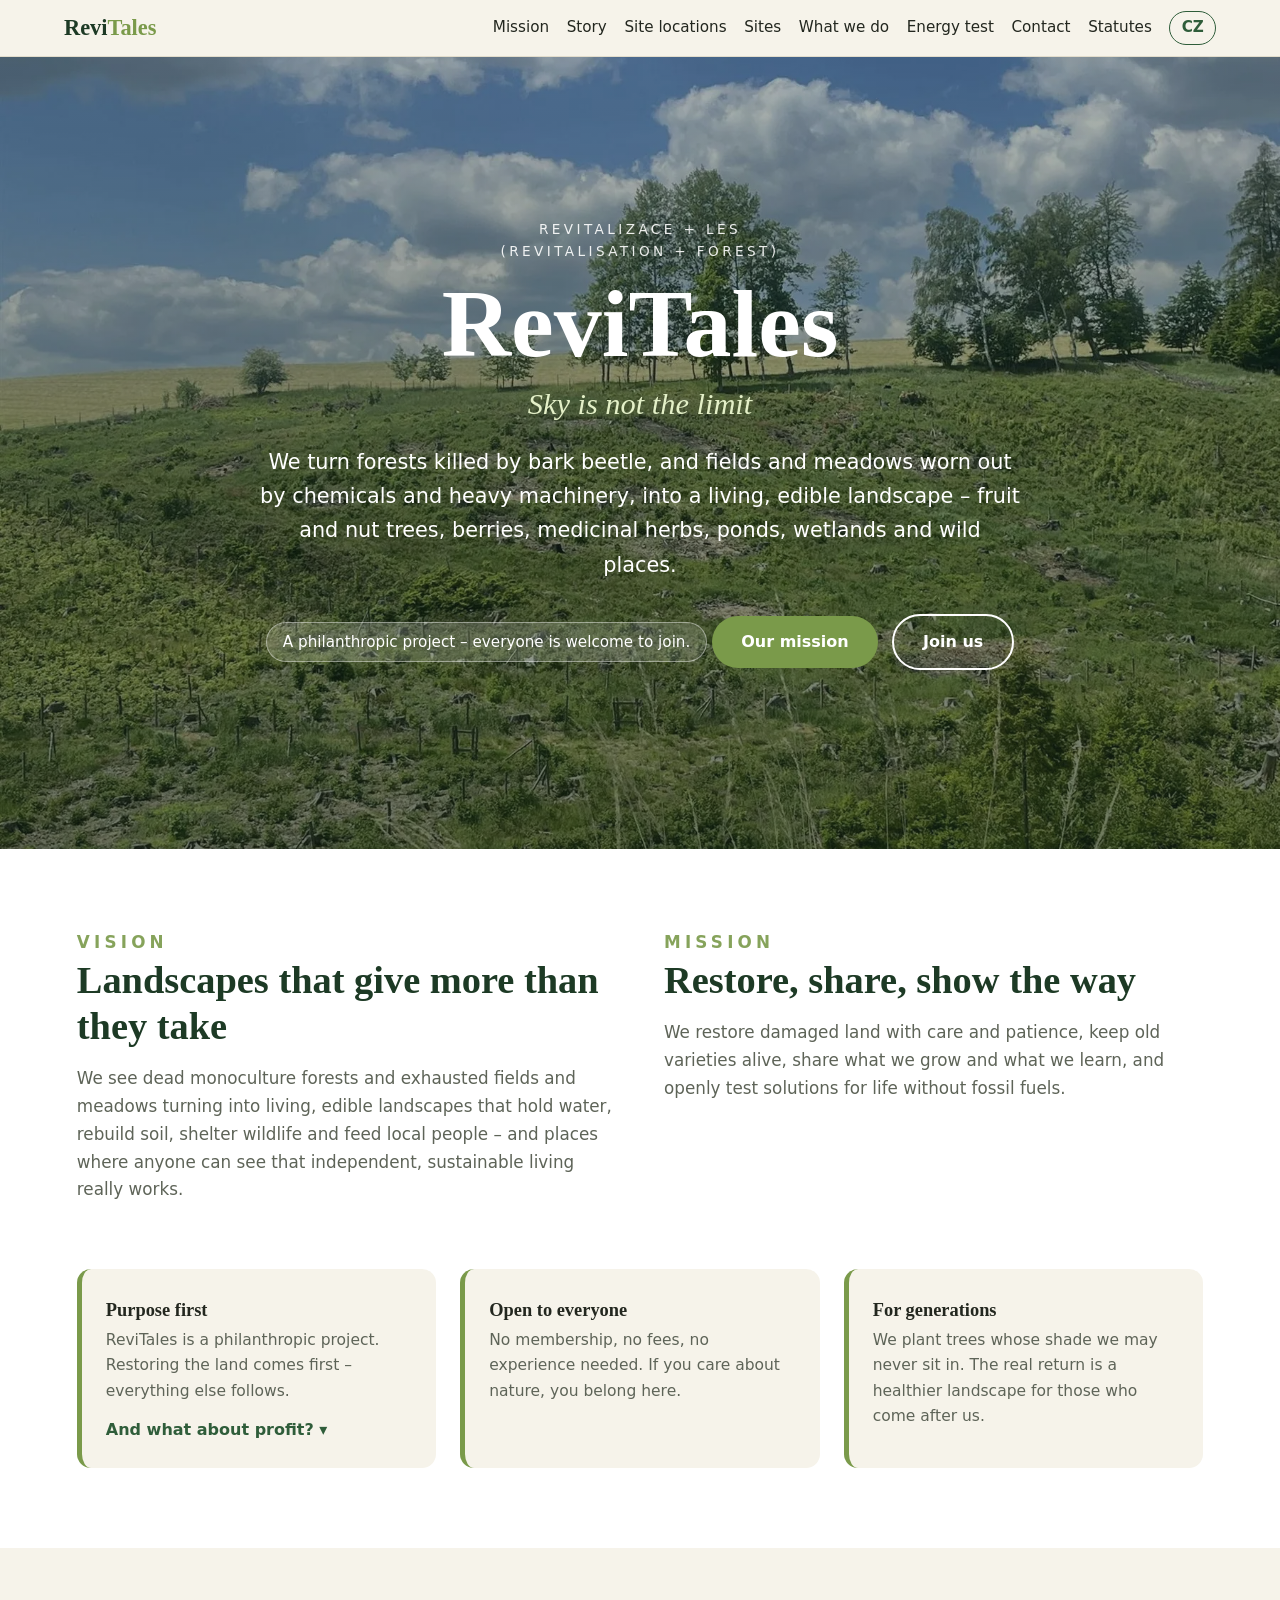
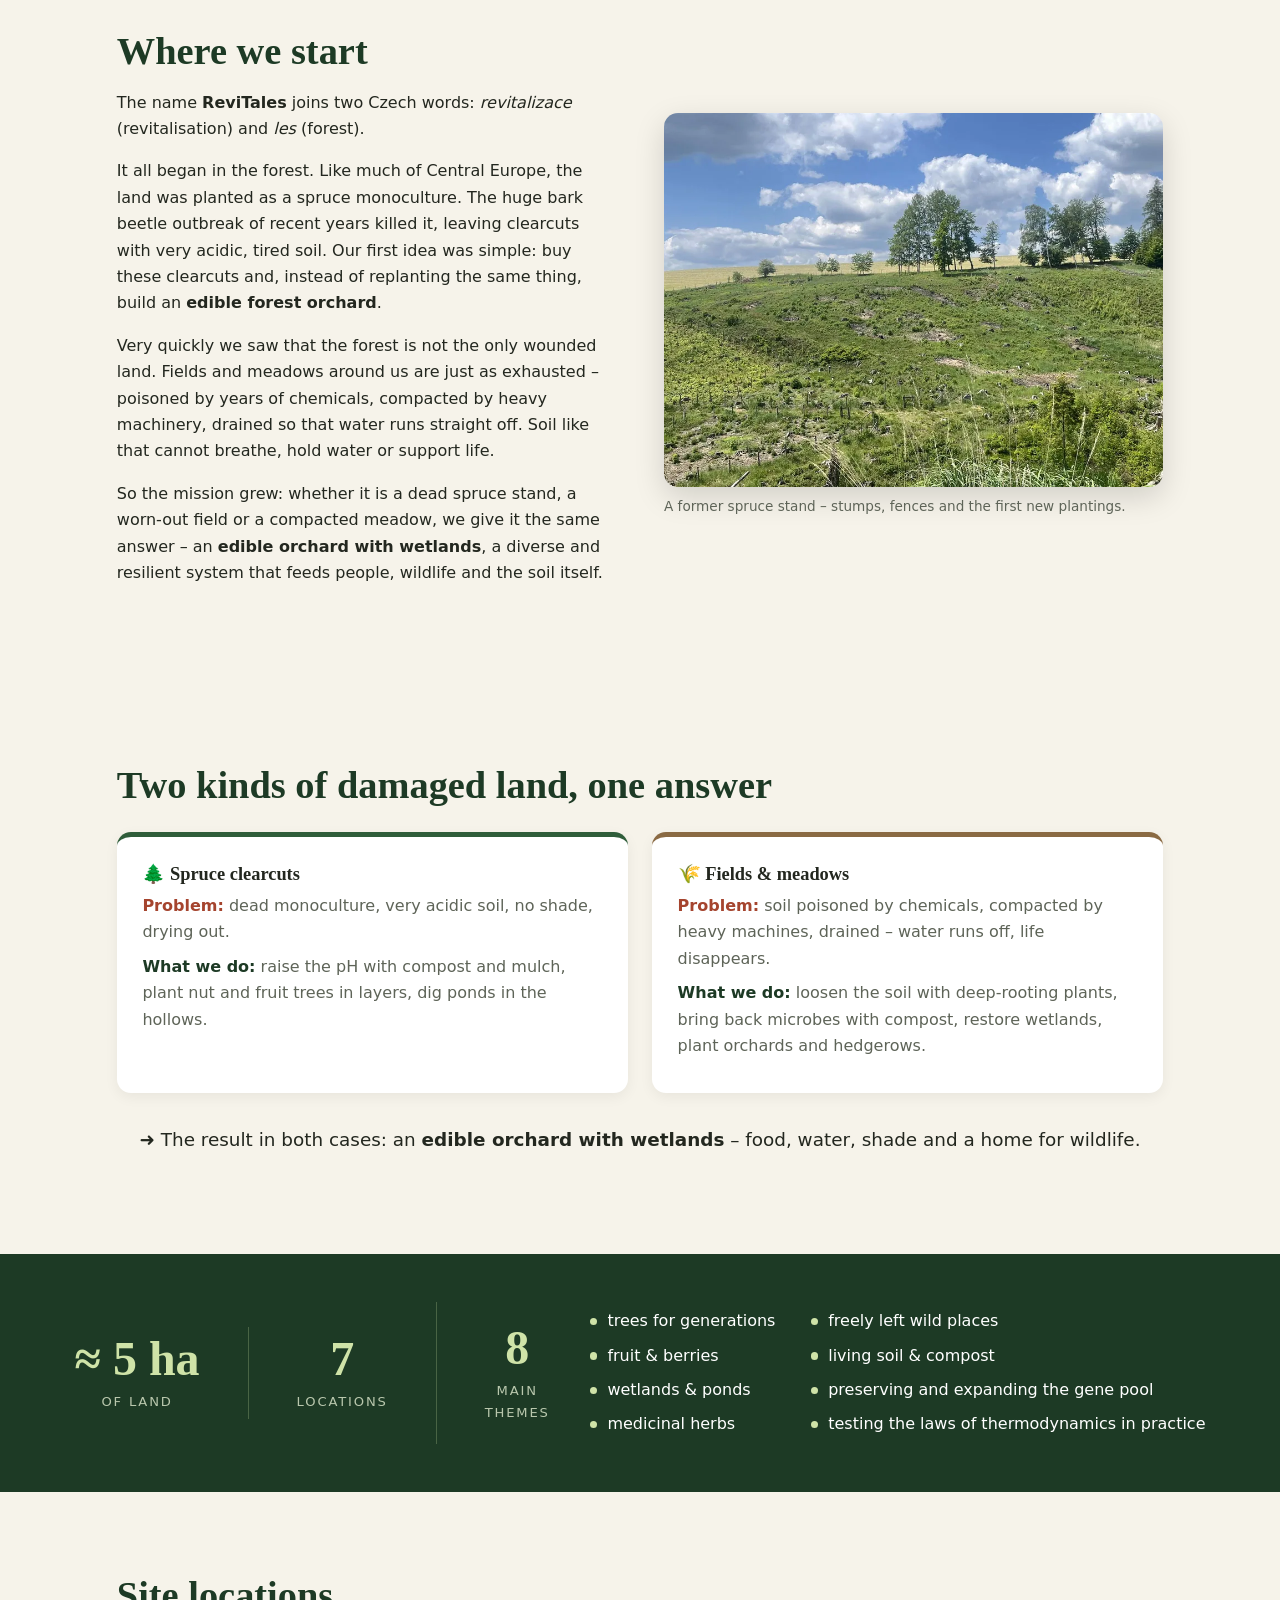
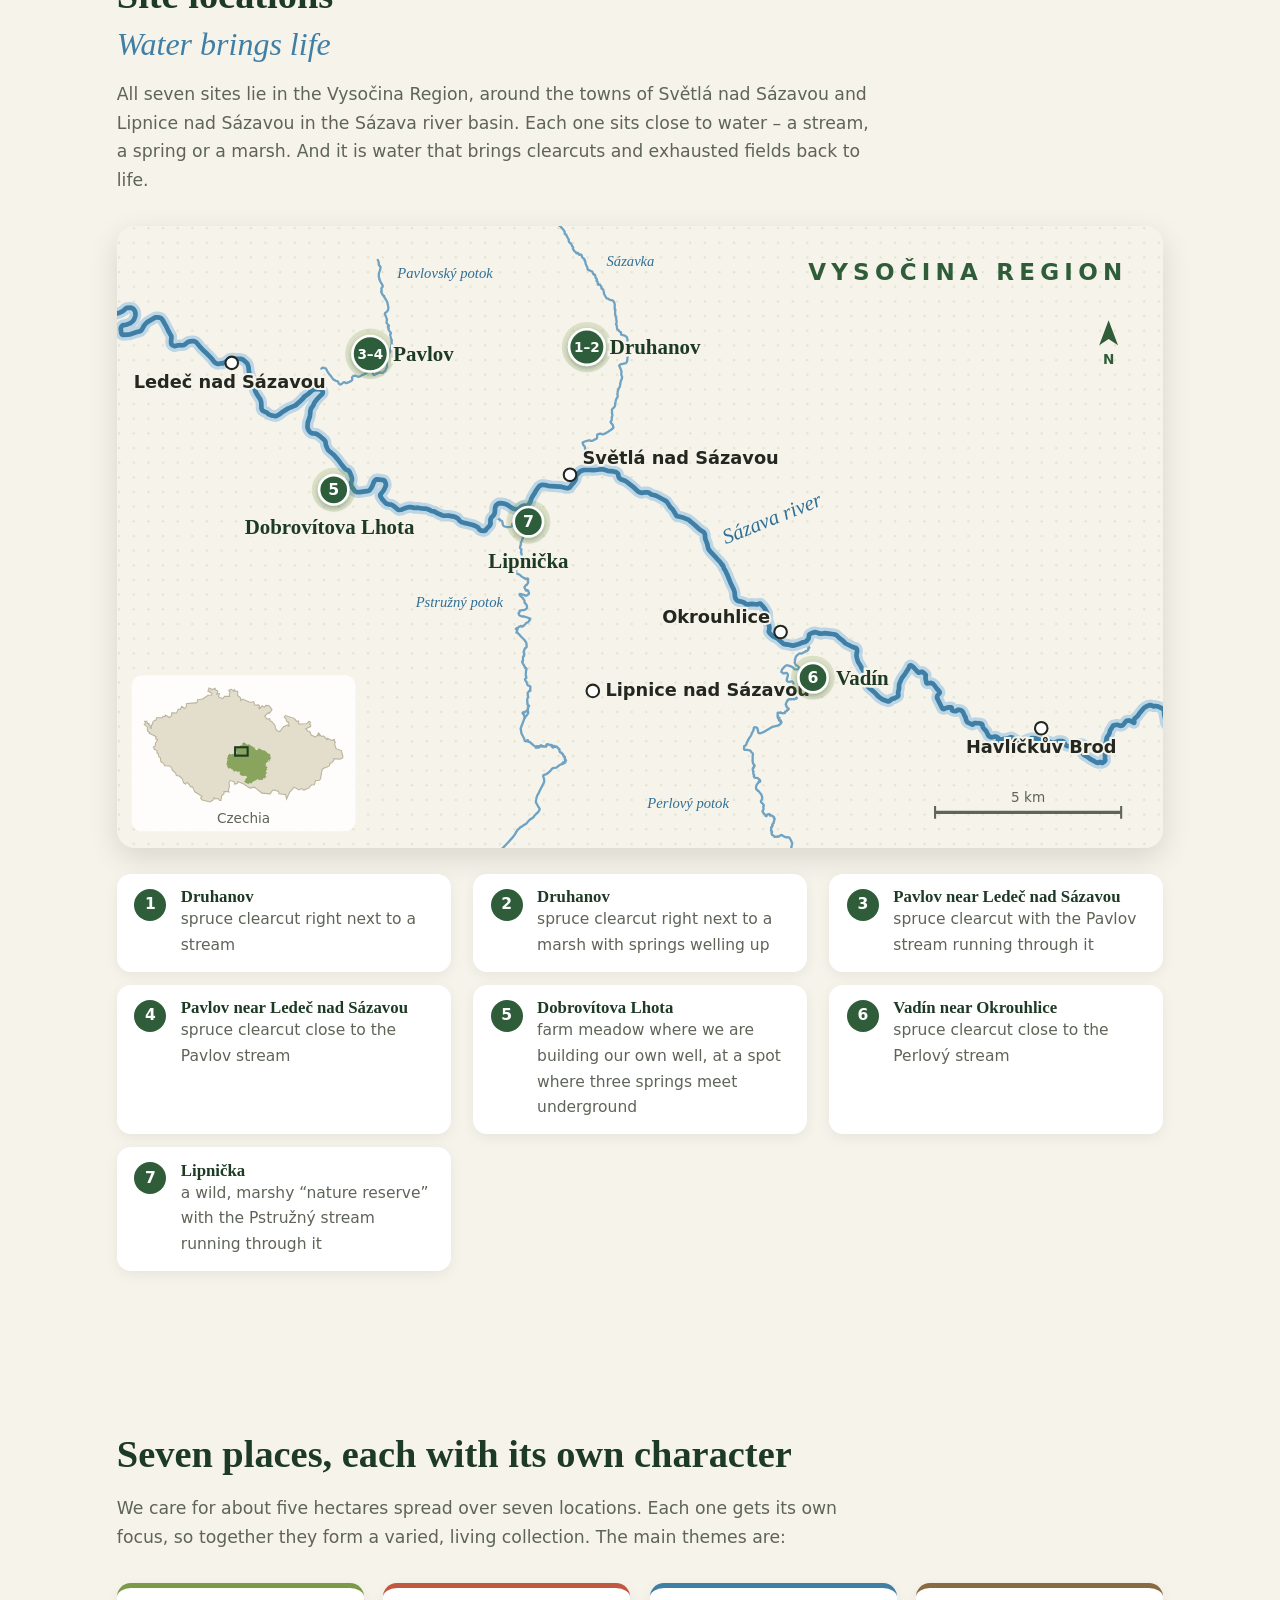
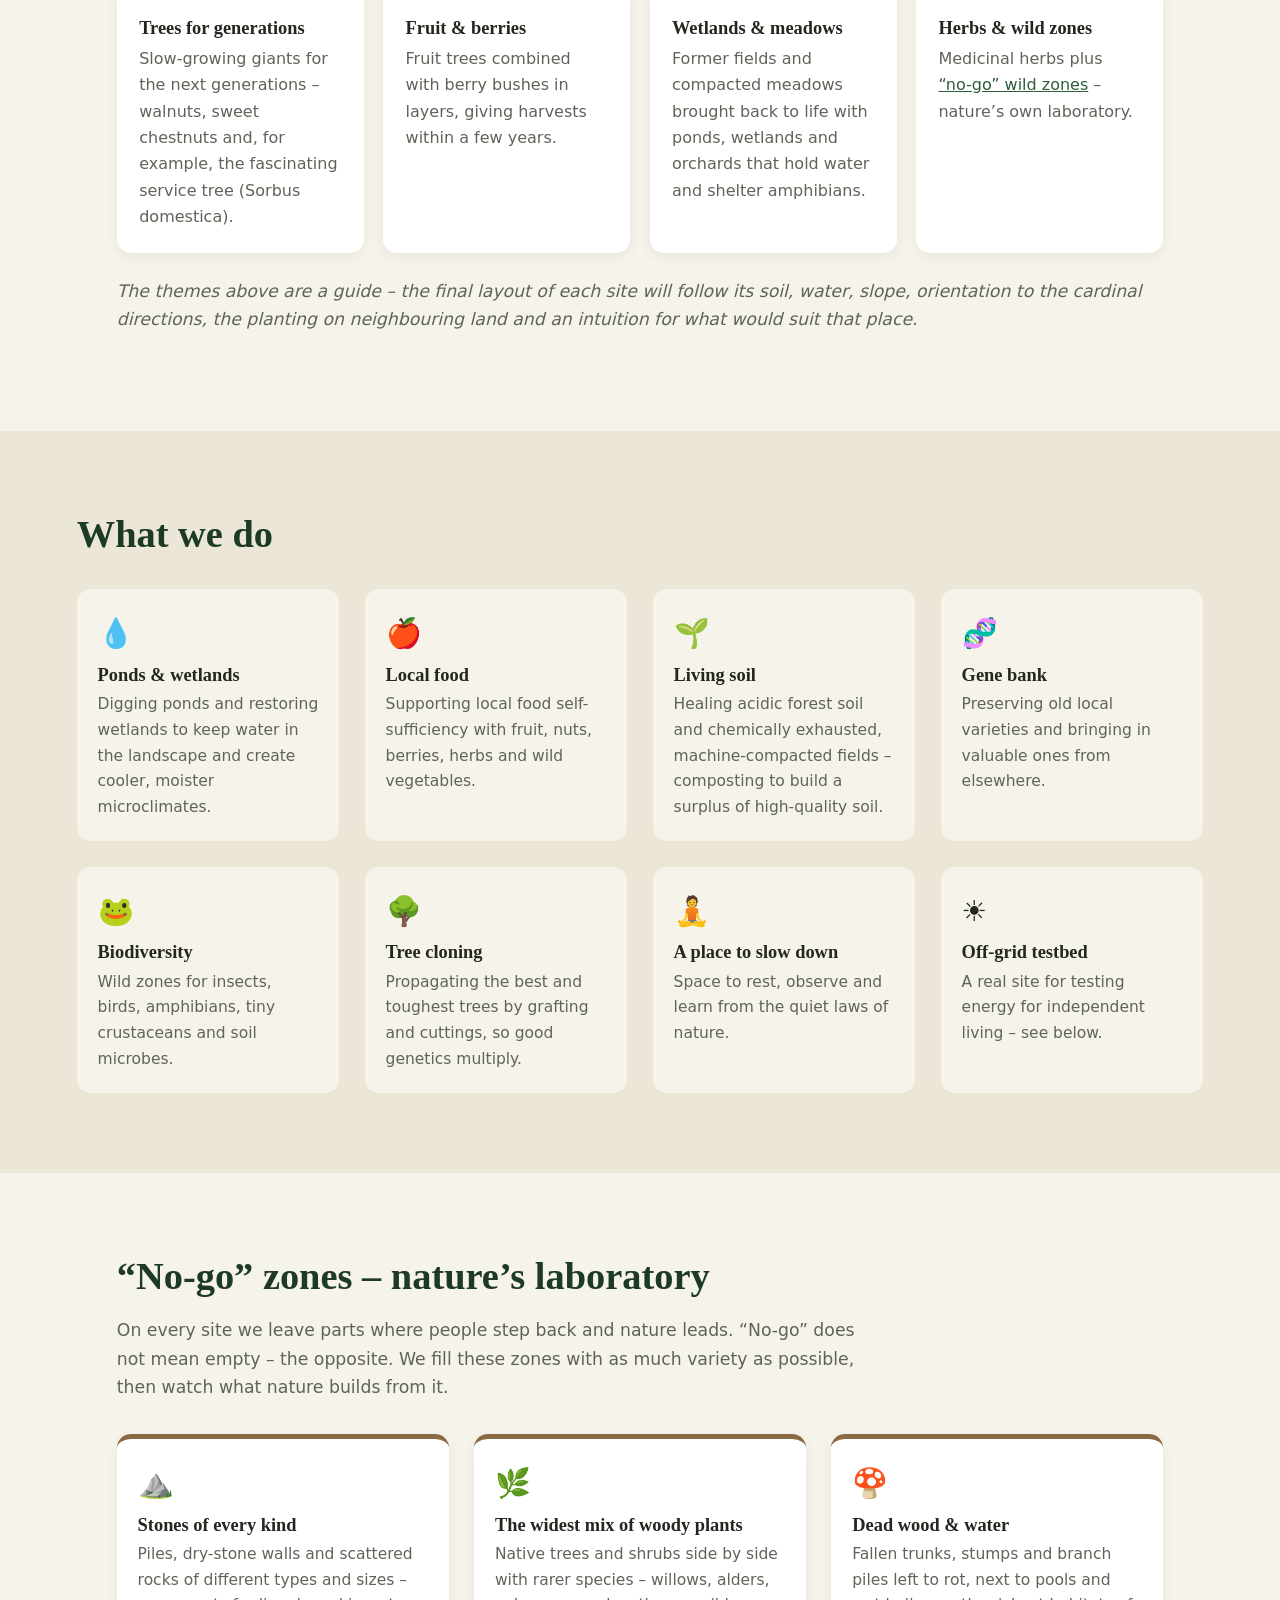
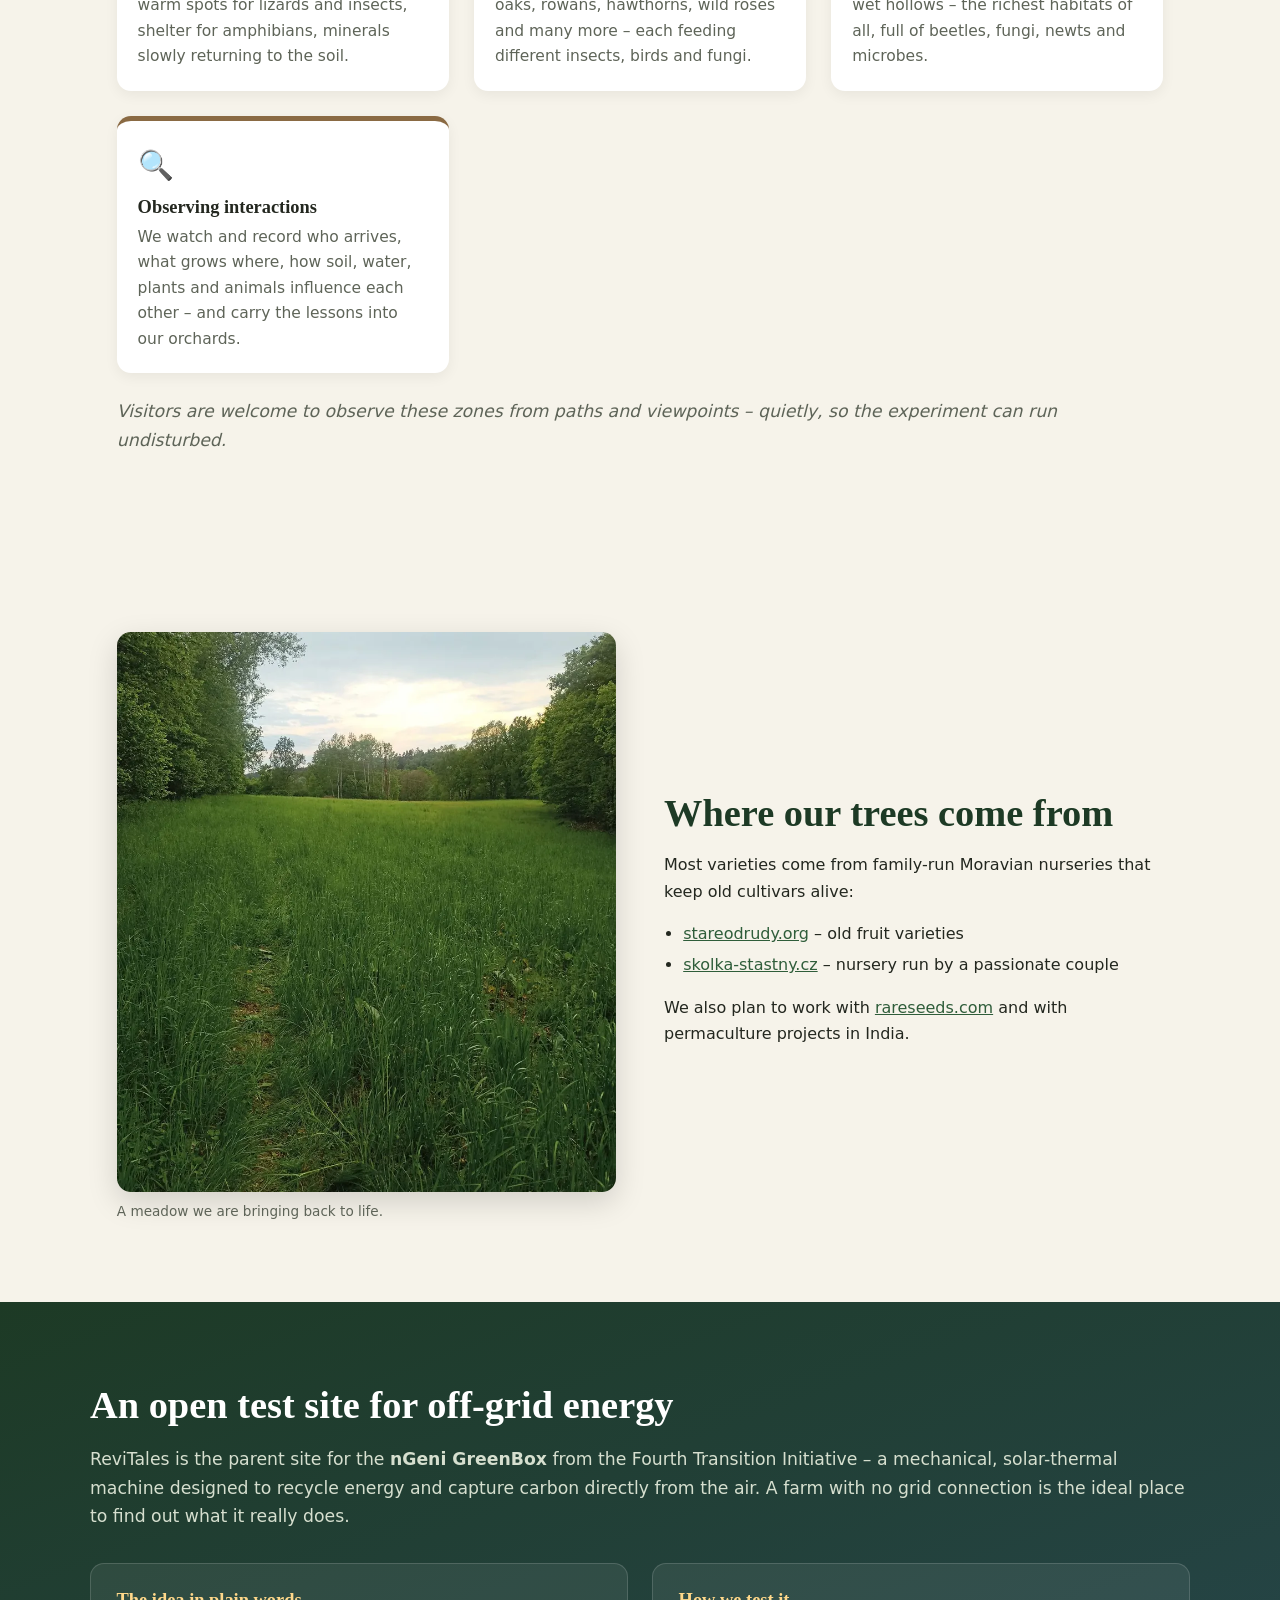
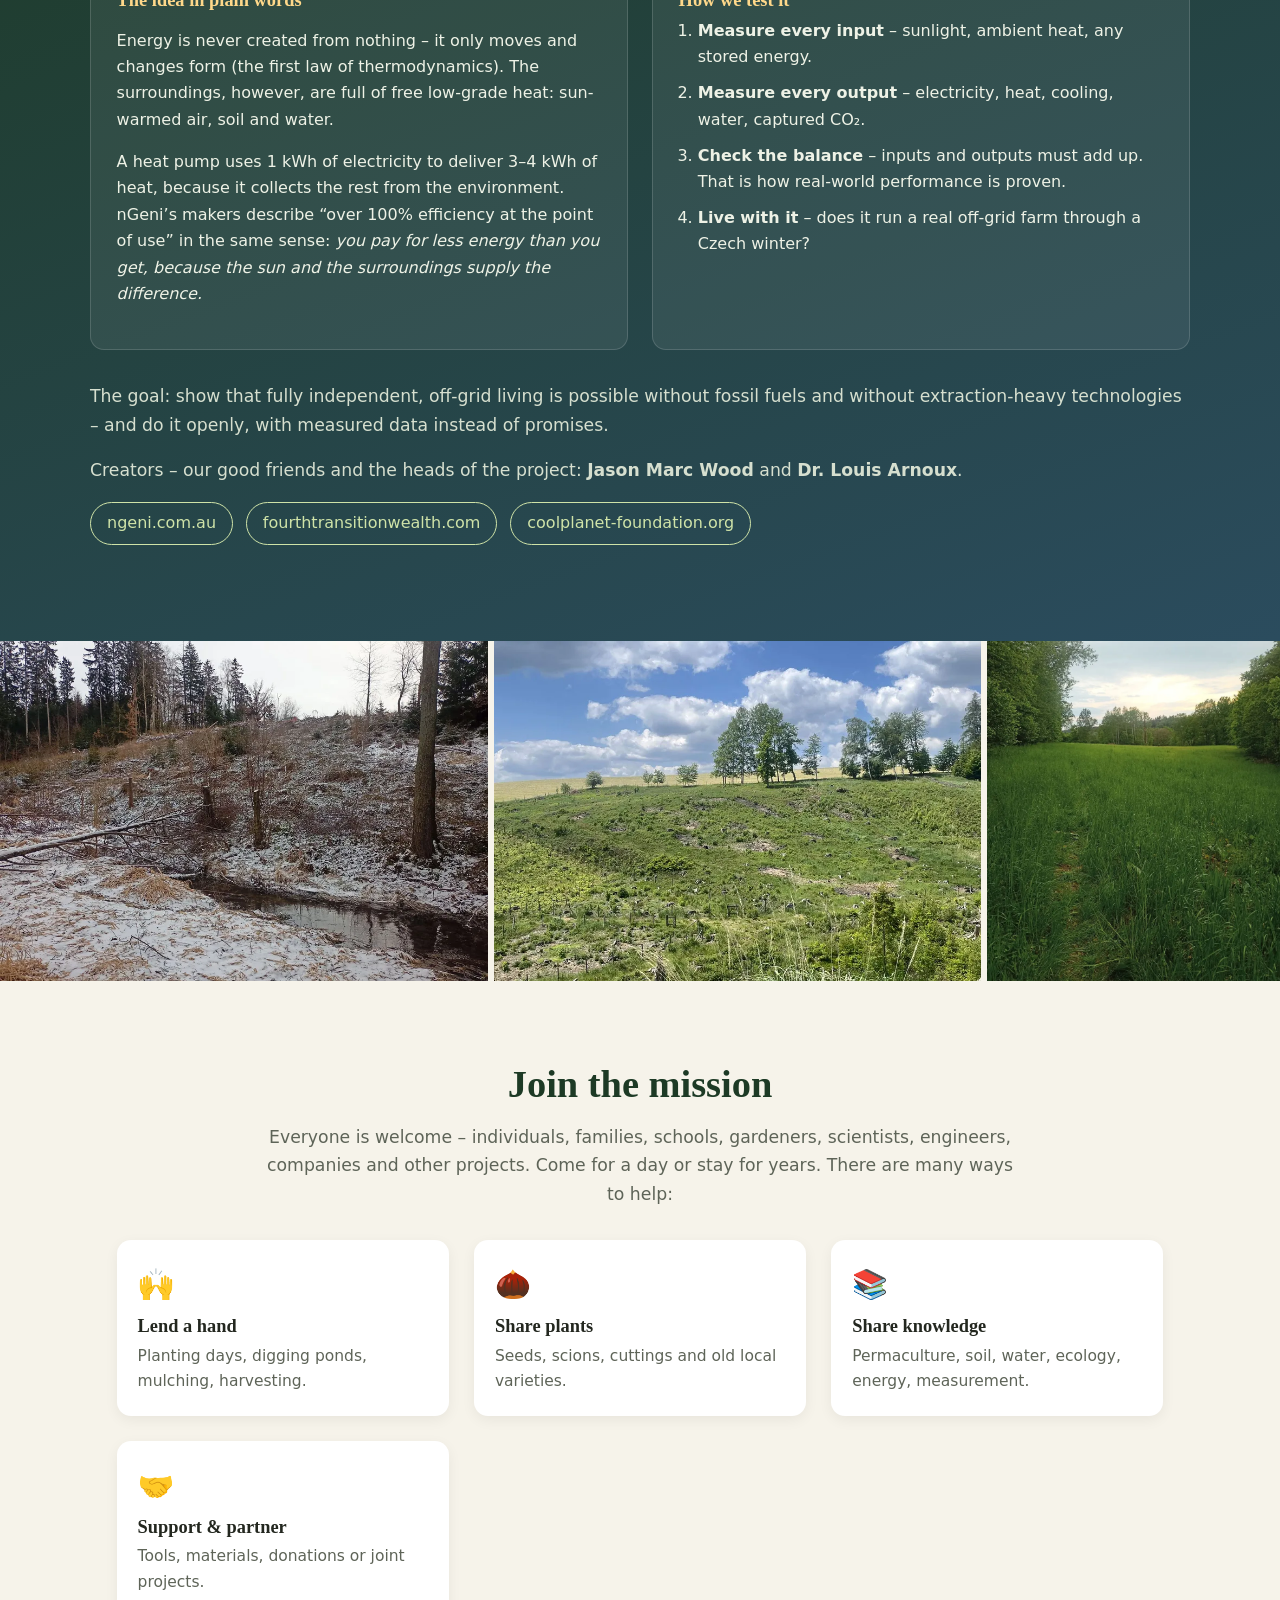
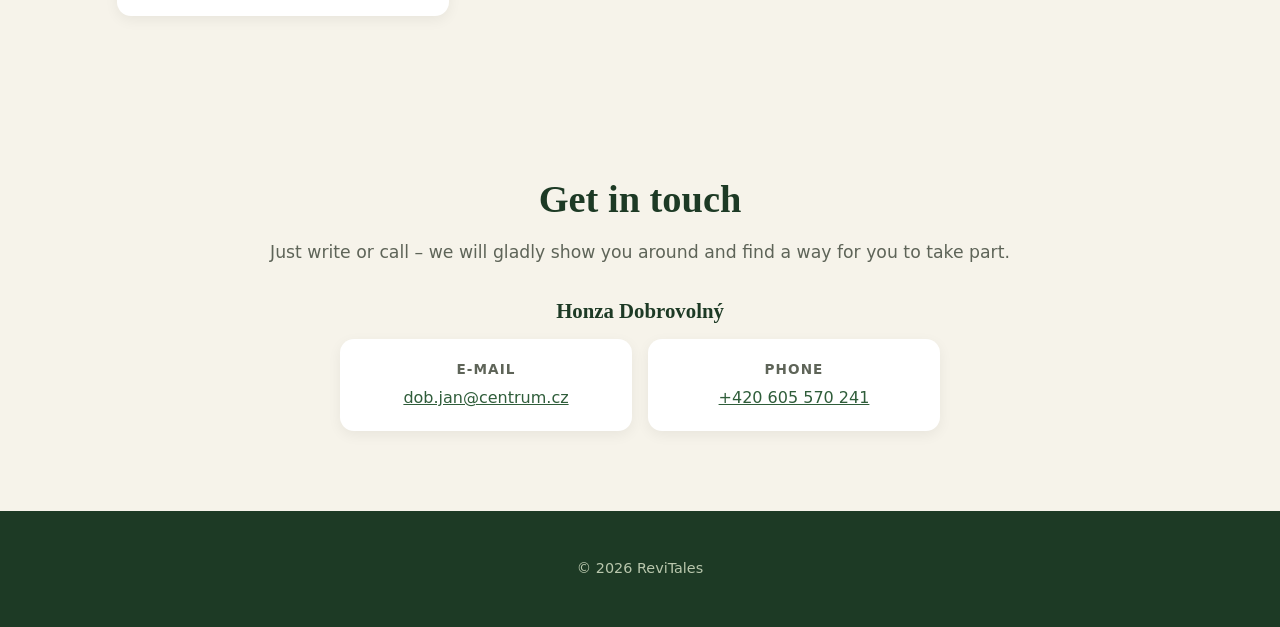
<file: en/index.html>
<!DOCTYPE html>
<html lang="en">
<head>
  <meta charset="utf-8">
  <meta name="viewport" content="width=device-width, initial-scale=1">
  <title>ReviTales – edible food forest & wetlands on damaged land, Czechia</title>
  <meta name="description" content="ReviTales is a philanthropic, sustainable project in Czechia turning bark-beetle clearcuts and exhausted fields into an edible food forest with ponds and wetlands. Join us.">
  <link rel="canonical" href="https://revitales.cz/en/">
  <link rel="alternate" hreflang="cs" href="https://revitales.cz/">
  <link rel="alternate" hreflang="en" href="https://revitales.cz/en/">
  <link rel="alternate" hreflang="x-default" href="https://revitales.cz/">
  <meta name="theme-color" content="#1d3a25">
  <meta name="author" content="Honza Dobrovolný">

  <meta property="og:type" content="website">
  <meta property="og:site_name" content="ReviTales">
  <meta property="og:title" content="ReviTales – edible food forest & wetlands on damaged land, Czechia">
  <meta property="og:description" content="ReviTales is a philanthropic, sustainable project in Czechia turning bark-beetle clearcuts and exhausted fields into an edible food forest with ponds and wetlands. Join us.">
  <meta property="og:url" content="https://revitales.cz/en/">
  <meta property="og:image" content="https://revitales.cz/images/og-revitales.jpg">
  <meta property="og:image:width" content="1200">
  <meta property="og:image:height" content="630">
  <meta property="og:image:alt" content="Bark-beetle clearcut slope with stumps and first plantings under a blue sky">
  <meta property="og:locale" content="en_GB">
  <meta property="og:locale:alternate" content="cs_CZ">
  <meta name="twitter:card" content="summary_large_image">

  <link rel="icon" href="../favicon.ico" sizes="48x48">
  <link rel="icon" href="../favicon.svg" type="image/svg+xml">
  <link rel="apple-touch-icon" href="../apple-touch-icon.png">
  <link rel="manifest" href="../site.webmanifest">
  <link rel="preload" as="image" type="image/webp" href="../images/clearcut-slope.webp" media="(min-width: 801px)" fetchpriority="high">
  <link rel="preload" as="image" type="image/webp" href="../images/clearcut-slope-900.webp" media="(max-width: 800px)" fetchpriority="high">
  <link rel="stylesheet" href="../style.css">
  <script type="application/ld+json">
{
  "@context": "https://schema.org",
  "@graph": [
    {
      "@type": "Organization",
      "@id": "https://revitales.cz/#organization",
      "name": "ReviTales",
      "url": "https://revitales.cz/",
      "email": "dob.jan@centrum.cz",
      "telephone": "+420605570241",
      "image": "https://revitales.cz/images/og-revitales.jpg",
      "founder": {
        "@type": "Person",
        "name": "Honza Dobrovolný"
      },
      "areaServed": {
        "@type": "Country",
        "name": "Czechia"
      },
      "slogan": "Sky is not the limit",
      "description": "A philanthropic project in Czechia turning bark-beetle clearcuts and chemically exhausted, compacted fields and meadows into an edible food forest with ponds and wetlands across 7 sites and about 5 ha.",
      "knowsAbout": [
        "edible forest",
        "food forest",
        "permaculture",
        "forest restoration after bark beetle",
        "soil regeneration",
        "wetland restoration",
        "water retention in the landscape",
        "heritage fruit varieties",
        "service tree (Sorbus domestica)",
        "biodiversity",
        "sustainability",
        "off-grid energy"
      ]
    },
    {
      "@type": "WebSite",
      "@id": "https://revitales.cz/#website",
      "url": "https://revitales.cz/",
      "name": "ReviTales",
      "inLanguage": [
        "cs",
        "en"
      ],
      "publisher": {
        "@id": "https://revitales.cz/#organization"
      }
    },
    {
      "@type": "WebPage",
      "@id": "https://revitales.cz/en/#webpage",
      "url": "https://revitales.cz/en/",
      "name": "ReviTales – edible food forest & wetlands on damaged land, Czechia",
      "description": "ReviTales is a philanthropic, sustainable project in Czechia turning bark-beetle clearcuts and exhausted fields into an edible food forest with ponds and wetlands. Join us.",
      "inLanguage": "en",
      "isPartOf": {
        "@id": "https://revitales.cz/#website"
      },
      "about": {
        "@id": "https://revitales.cz/#organization"
      },
      "primaryImageOfPage": {
        "@type": "ImageObject",
        "url": "https://revitales.cz/images/og-revitales.jpg",
        "width": 1200,
        "height": 630
      }
    }
  ]
}
  </script>
</head>
<body>

<header class="nav">
  <a href="#top" class="logo">Revi<span>Tales</span></a>
  <nav>
    <a href="#mission">Mission</a>
    <a href="#story">Story</a>
    <a href="#locations">Site locations</a>
    <a href="#sites">Sites</a>
    <a href="#work">What we do</a>
    <a href="#ngeni">Energy test</a>
    <a href="#contact">Contact</a>
    <a href="statutes.html">Statutes</a>
    <a id="lang" href="../" hreflang="cs" lang="cs" title="Česká verze">CZ</a>
  </nav>
</header>
<main>

<!-- HERO -->
<section class="hero" id="top">
  <div class="hero-inner">
    <p class="kicker"><span lang="cs">Revitalizace + Les</span><br>(Revitalisation + Forest)</p>
    <h1>ReviTales</h1>
    <p class="slogan">Sky is not the limit</p>
    <p class="lead">
      We turn forests killed by bark beetle, and fields and meadows worn out by chemicals and heavy machinery, into a living, edible landscape – fruit and nut trees, berries, medicinal herbs, ponds, wetlands and wild places.
    </p>
    <p class="badge">A philanthropic project – everyone is welcome to join.</p>
    <a href="#mission" class="btn">Our mission</a>
    <a href="#join" class="btn btn-outline">Join us</a>
  </div>
</section>

<!-- MISSION -->
<section id="mission" class="mission">
  <div class="mission-inner">
    <div class="mv">
      <p class="kicker">Vision</p>
      <h2>Landscapes that give more than they take</h2>
      <p>
        We see dead monoculture forests and exhausted fields and meadows turning into living, edible landscapes that hold water, rebuild soil, shelter wildlife and feed local people – and places where anyone can see that independent, sustainable living really works.
      </p>
    </div>
    <div class="mv">
      <p class="kicker">Mission</p>
      <h2>Restore, share, show the way</h2>
      <p>
        We restore damaged land with care and patience, keep old varieties alive, share what we grow and what we learn, and openly test solutions for life without fossil fuels.
      </p>
    </div>
  </div>
  <div class="mission-values">
    <div>
      <h3>Purpose first</h3>
      <p>ReviTales is a philanthropic project. Restoring the land comes first – everything else follows.</p>
      <details class="more">
        <summary>And what about profit?</summary>
        <p>Profit is not the goal – it is a secondary, logical result. When damaged land is healed, the outcome is a perfect place to live, surrounded by fruit, nuts and berries growing naturally, with clean water and rich soil. And it is a place where everyone is welcome to enjoy nature as it truly is – in its natural state and harmony.</p>
      </details>
    </div>
    <div>
      <h3>Open to everyone</h3>
      <p>No membership, no fees, no experience needed. If you care about nature, you belong here.</p>
    </div>
    <div>
      <h3>For generations</h3>
      <p>We plant trees whose shade we may never sit in. The real return is a healthier landscape for those who come after us.</p>
    </div>
  </div>
</section>

<!-- STORY -->
<section id="story" class="section split">
  <div>
    <h2>Where we start</h2>
    <p>
      The name <strong>ReviTales</strong> joins two Czech words: <em>revitalizace</em> (revitalisation) and <em>les</em> (forest).
    </p>
    <p>
      It all began in the forest. Like much of Central Europe, the land was planted as a spruce monoculture. The huge bark beetle outbreak of recent years killed it, leaving clearcuts with very acidic, tired soil. Our first idea was simple: buy these clearcuts and, instead of replanting the same thing, build an <strong>edible forest orchard</strong>.
    </p>
    <p>
      Very quickly we saw that the forest is not the only wounded land. Fields and meadows around us are just as exhausted – poisoned by years of chemicals, compacted by heavy machinery, drained so that water runs straight off. Soil like that cannot breathe, hold water or support life.
    </p>
    <p>
      So the mission grew: whether it is a dead spruce stand, a worn-out field or a compacted meadow, we give it the same answer – an <strong>edible orchard with wetlands</strong>, a diverse and resilient system that feeds people, wildlife and the soil itself.
    </p>
  </div>
  <figure>
    <picture><source type="image/webp" srcset="../images/clearcut-slope-900.webp 900w, ../images/clearcut-slope.webp 1800w" sizes="(max-width: 800px) 100vw, 50vw"><img src="../images/clearcut-slope.jpg" width="1800" height="1350" alt="Bark-beetle clearcut after a spruce monoculture, with stumps, fenced plots and the first plantings of a future edible forest" loading="lazy" decoding="async"></picture>
    <figcaption>A former spruce stand – stumps, fences and the first new plantings.</figcaption>
  </figure>
</section>

<!-- TWO KINDS OF DAMAGED LAND -->
<section class="section landtypes">
  <h2>Two kinds of damaged land, one answer</h2>
  <div class="compare">
    <div class="land">
      <h3>🌲 Spruce clearcuts</h3>
      <p class="problem"><b>Problem:</b> dead monoculture, very acidic soil, no shade, drying out.</p>
      <p><b>What we do:</b> raise the pH with compost and mulch, plant nut and fruit trees in layers, dig ponds in the hollows.</p>
    </div>
    <div class="land">
      <h3>🌾 Fields &amp; meadows</h3>
      <p class="problem"><b>Problem:</b> soil poisoned by chemicals, compacted by heavy machines, drained – water runs off, life disappears.</p>
      <p><b>What we do:</b> loosen the soil with deep-rooting plants, bring back microbes with compost, restore wetlands, plant orchards and hedgerows.</p>
    </div>
  </div>
  <p class="result">
    ➜ The result in both cases: an <strong>edible orchard with wetlands</strong> – food, water, shade and a home for wildlife.
  </p>
</section>

<!-- NUMBERS -->
<section class="stats">
  <div><b>≈ 5 ha</b>of land</div>
  <div><b>7</b>locations</div>
  <div class="themes-stat"><div><b>8</b>main themes</div><ul class="themes"><li>trees for generations</li><li>fruit &amp; berries</li><li>wetlands &amp; ponds</li><li>medicinal herbs</li><li>freely left wild places</li><li>living soil &amp; compost</li><li>preserving and expanding the gene pool</li><li>testing the laws of thermodynamics in practice</li></ul></div>
</section>

<!-- LOCATIONS -->
<section id="locations" class="section locations">
  <h2>Site locations</h2>
  <p class="motto">Water brings life</p>
  <p class="intro">All seven sites lie in the Vysočina Region, around the towns of Světlá nad Sázavou and Lipnice nad Sázavou in the Sázava river basin. Each one sits close to water – a stream, a spring or a marsh. And it is water that brings clearcuts and exhausted fields back to life.</p>
  <figure class="map">
    <a href="../images/mapa-pozemku-en.svg" target="_blank" title="Open the map in a larger size"><picture><source media="(max-width: 600px)" srcset="../images/mapa-pozemku-en-m.svg" width="600" height="498"><img src="../images/mapa-pozemku-en.svg" width="1000" height="594" alt="Map of the seven ReviTales sites in the Vysočina Region near Světlá nad Sázavou and Lipnice nad Sázavou: Druhanov, Pavlov, Dobrovítova Lhota, Lipnička and Vadín along the Sázava river and its streams" loading="lazy" decoding="async"></picture></a>
  </figure>
  <ol class="sites-list">
    <li><span class="n">1</span><div><b>Druhanov</b>spruce clearcut right next to a stream</div></li>
    <li><span class="n">2</span><div><b>Druhanov</b>spruce clearcut right next to a marsh with springs welling up</div></li>
    <li><span class="n">3</span><div><b>Pavlov near Ledeč nad Sázavou</b>spruce clearcut with the Pavlov stream running through it</div></li>
    <li><span class="n">4</span><div><b>Pavlov near Ledeč nad Sázavou</b>spruce clearcut close to the Pavlov stream</div></li>
    <li><span class="n">5</span><div><b>Dobrovítova Lhota</b>farm meadow where we are building our own well, at a spot where three springs meet underground</div></li>
    <li><span class="n">6</span><div><b>Vadín near Okrouhlice</b>spruce clearcut close to the Perlový stream</div></li>
    <li><span class="n">7</span><div><b>Lipnička</b>a wild, marshy “nature reserve” with the Pstružný stream running through it</div></li>
  </ol>
</section>

<!-- SITES -->
<section id="sites" class="section">
  <h2>Seven places, each with its own character</h2>
  <p class="intro">
    We care for about five hectares spread over seven locations. Each one gets its own focus, so together they form a varied, living collection. The main themes are:
  </p>
  <div class="cards">
    <article class="card">
      <h3>Trees for generations</h3>
      <p>Slow-growing giants for the next generations – walnuts, sweet chestnuts and, for example, the fascinating service tree (Sorbus domestica).</p>
    </article>
    <article class="card">
      <h3>Fruit &amp; berries</h3>
      <p>Fruit trees combined with berry bushes in layers, giving harvests within a few years.</p>
    </article>
    <article class="card">
      <h3>Wetlands &amp; meadows</h3>
      <p>Former fields and compacted meadows brought back to life with ponds, wetlands and orchards that hold water and shelter amphibians.</p>
    </article>
    <article class="card">
      <h3>Herbs &amp; wild zones</h3>
      <p>Medicinal herbs plus <a href="#wild">“no-go” wild zones</a> – nature’s own laboratory.</p>
    </article>
  </div>
  <p class="note">The themes above are a guide – the final layout of each site will follow its soil, water, slope, orientation to the cardinal directions, the planting on neighbouring land and an intuition for what would suit that place.</p>
</section>

<!-- WORK -->
<section id="work" class="section alt">
  <h2>What we do</h2>
  <div class="grid">
    <div class="item"><i>💧</i><h3>Ponds &amp; wetlands</h3><p>Digging ponds and restoring wetlands to keep water in the landscape and create cooler, moister microclimates.</p></div>
    <div class="item"><i>🍎</i><h3>Local food</h3><p>Supporting local food self-sufficiency with fruit, nuts, berries, herbs and wild vegetables.</p></div>
    <div class="item"><i>🌱</i><h3>Living soil</h3><p>Healing acidic forest soil and chemically exhausted, machine-compacted fields – composting to build a surplus of high-quality soil.</p></div>
    <div class="item"><i>🧬</i><h3>Gene bank</h3><p>Preserving old local varieties and bringing in valuable ones from elsewhere.</p></div>
    <div class="item"><i>🐸</i><h3>Biodiversity</h3><p>Wild zones for insects, birds, amphibians, tiny crustaceans and soil microbes.</p></div>
    <div class="item"><i>🌳</i><h3>Tree cloning</h3><p>Propagating the best and toughest trees by grafting and cuttings, so good genetics multiply.</p></div>
    <div class="item"><i>🧘</i><h3>A place to slow down</h3><p>Space to rest, observe and learn from the quiet laws of nature.</p></div>
    <div class="item"><i>☀️</i><h3>Off-grid testbed</h3><p>A real site for testing energy for independent living – see below.</p></div>
  </div>
</section>

<!-- WILD ZONES -->
<section id="wild" class="section wild">
  <h2>“No-go” zones – nature’s laboratory</h2>
  <p class="intro">
    On every site we leave parts where people step back and nature leads. “No-go” does not mean empty – the opposite. We fill these zones with as much variety as possible, then watch what nature builds from it.
  </p>
  <div class="grid">
    <div class="item"><i>⛰️</i><h3>Stones of every kind</h3><p>Piles, dry-stone walls and scattered rocks of different types and sizes – warm spots for lizards and insects, shelter for amphibians, minerals slowly returning to the soil.</p></div>
    <div class="item"><i>🌿</i><h3>The widest mix of woody plants</h3><p>Native trees and shrubs side by side with rarer species – willows, alders, oaks, rowans, hawthorns, wild roses and many more – each feeding different insects, birds and fungi.</p></div>
    <div class="item"><i>🍄</i><h3>Dead wood &amp; water</h3><p>Fallen trunks, stumps and branch piles left to rot, next to pools and wet hollows – the richest habitats of all, full of beetles, fungi, newts and microbes.</p></div>
    <div class="item"><i>🔍</i><h3>Observing interactions</h3><p>We watch and record who arrives, what grows where, how soil, water, plants and animals influence each other – and carry the lessons into our orchards.</p></div>
  </div>
  <p class="note">Visitors are welcome to observe these zones from paths and viewpoints – quietly, so the experiment can run undisturbed.</p>
</section>

<!-- VARIETIES -->
<section class="section split reverse">
  <figure>
    <picture><source type="image/webp" srcset="../images/meadow-900.webp 900w, ../images/meadow.webp 1350w" sizes="(max-width: 800px) 100vw, 50vw"><img src="../images/meadow.jpg" width="1350" height="1800" alt="Spring meadow between tree lines that ReviTales is bringing back to life" loading="lazy" decoding="async"></picture>
    <figcaption>A meadow we are bringing back to life.</figcaption>
  </figure>
  <div>
    <h2>Where our trees come from</h2>
    <p>
      Most varieties come from family-run Moravian nurseries that keep old cultivars alive:
    </p>
    <ul class="links">
      <li><a href="https://www.stareodrudy.org" target="_blank" rel="noopener">stareodrudy.org</a> – old fruit varieties</li>
      <li><a href="https://www.skolka-stastny.cz" target="_blank" rel="noopener">skolka-stastny.cz</a> – nursery run by a passionate couple</li>
    </ul>
    <p>
      We also plan to work with
      <a href="https://www.rareseeds.com" target="_blank" rel="noopener">rareseeds.com</a>
      and with permaculture projects in India.
    </p>
  </div>
</section>

<!-- NGENI -->
<section id="ngeni" class="section ngeni">
  <h2>An open test site for off-grid energy</h2>
  <p class="intro">
    ReviTales is the parent site for the <strong>nGeni GreenBox</strong> from the Fourth Transition Initiative – a mechanical, solar-thermal machine designed to recycle energy and capture carbon directly from the air. A farm with no grid connection is the ideal place to find out what it really does.
  </p>

  <div class="thermo">
    <div class="box">
      <h3>The idea in plain words</h3>
      <p>
        Energy is never created from nothing – it only moves and changes form (the first law of thermodynamics). The surroundings, however, are full of free low-grade heat: sun-warmed air, soil and water.
      </p>
      <p>
        A heat pump uses 1 kWh of electricity to deliver 3–4 kWh of heat, because it collects the rest from the environment. nGeni’s makers describe “over 100% efficiency at the point of use” in the same sense: <em>you pay for less energy than you get, because the sun and the surroundings supply the difference.</em>
      </p>
    </div>
    <div class="box">
      <h3>How we test it</h3>
      <ol>
        <li><b>Measure every input</b> – sunlight, ambient heat, any stored energy.</li>
        <li><b>Measure every output</b> – electricity, heat, cooling, water, captured CO₂.</li>
        <li><b>Check the balance</b> – inputs and outputs must add up. That is how real-world performance is proven.</li>
        <li><b>Live with it</b> – does it run a real off-grid farm through a Czech winter?</li>
      </ol>
    </div>
  </div>

  <p class="intro">
    The goal: show that fully independent, off-grid living is possible without fossil fuels and without extraction-heavy technologies – and do it openly, with measured data instead of promises.
  </p>
  <p class="intro">Creators – our good friends and the heads of the project: <strong>Jason Marc Wood</strong> and <strong>Dr. Louis Arnoux</strong>.</p>
  <ul class="pills">
    <li><a href="https://ngeni.com.au" target="_blank" rel="noopener">ngeni.com.au</a></li>
    <li><a href="https://www.fourthtransitionwealth.com" target="_blank" rel="noopener">fourthtransitionwealth.com</a></li>
    <li><a href="https://coolplanet-foundation.org" target="_blank" rel="noopener">coolplanet-foundation.org</a></li>
  </ul>
</section>

<!-- GALLERY -->
<section class="gallery">
  <picture><source type="image/webp" srcset="../images/winter-stream-900.webp 900w, ../images/winter-stream.webp 1800w" sizes="(max-width: 800px) 100vw, 40vw"><img src="../images/winter-stream.jpg" width="1800" height="1350" alt="Stream below the clearcut slope in winter" loading="lazy" decoding="async"></picture>
  <picture><source type="image/webp" srcset="../images/clearcut-slope-900.webp 900w, ../images/clearcut-slope.webp 1800w" sizes="(max-width: 800px) 100vw, 40vw"><img src="../images/clearcut-slope.jpg" width="1800" height="1350" alt="Former spruce slope in summer – the site of a future edible forest" loading="lazy" decoding="async"></picture>
  <picture><source type="image/webp" srcset="../images/meadow-900.webp 900w, ../images/meadow.webp 1350w" sizes="(max-width: 800px) 100vw, 40vw"><img src="../images/meadow.jpg" width="1350" height="1800" alt="Meadow in bloom in spring" loading="lazy" decoding="async"></picture>
</section>

<!-- CONTACT -->
<section id="join" class="section join">
  <h2>Join the mission</h2>
  <p class="intro">
    Everyone is welcome – individuals, families, schools, gardeners, scientists, engineers, companies and other projects. Come for a day or stay for years. There are many ways to help:
  </p>
  <div class="grid">
    <div class="item"><i>🙌</i><h3>Lend a hand</h3><p>Planting days, digging ponds, mulching, harvesting.</p></div>
    <div class="item"><i>🌰</i><h3>Share plants</h3><p>Seeds, scions, cuttings and old local varieties.</p></div>
    <div class="item"><i>📚</i><h3>Share knowledge</h3><p>Permaculture, soil, water, ecology, energy, measurement.</p></div>
    <div class="item"><i>🤝</i><h3>Support &amp; partner</h3><p>Tools, materials, donations or joint projects.</p></div>
  </div>
</section>

<section id="contact" class="section contact">
  <h2>Get in touch</h2>
  <p class="intro">
    Just write or call – we will gladly show you around and find a way for you to take part.
  </p>
  <p style="font: 700 1.3rem Georgia, serif; color: var(--green-dark); margin: 0 0 1rem;">Honza Dobrovolný</p>
  <div class="contact-grid">
    <div><b>E-mail</b><a href="mailto:dob.jan@centrum.cz">dob.jan@centrum.cz</a></div>
    <div><b>Phone</b><a href="tel:+420605570241">+420 605 570 241</a></div>
  </div>
</section>

</main>
<footer>
  <p>© 2026 ReviTales</p>
</footer>

</body>
</html>
</file>
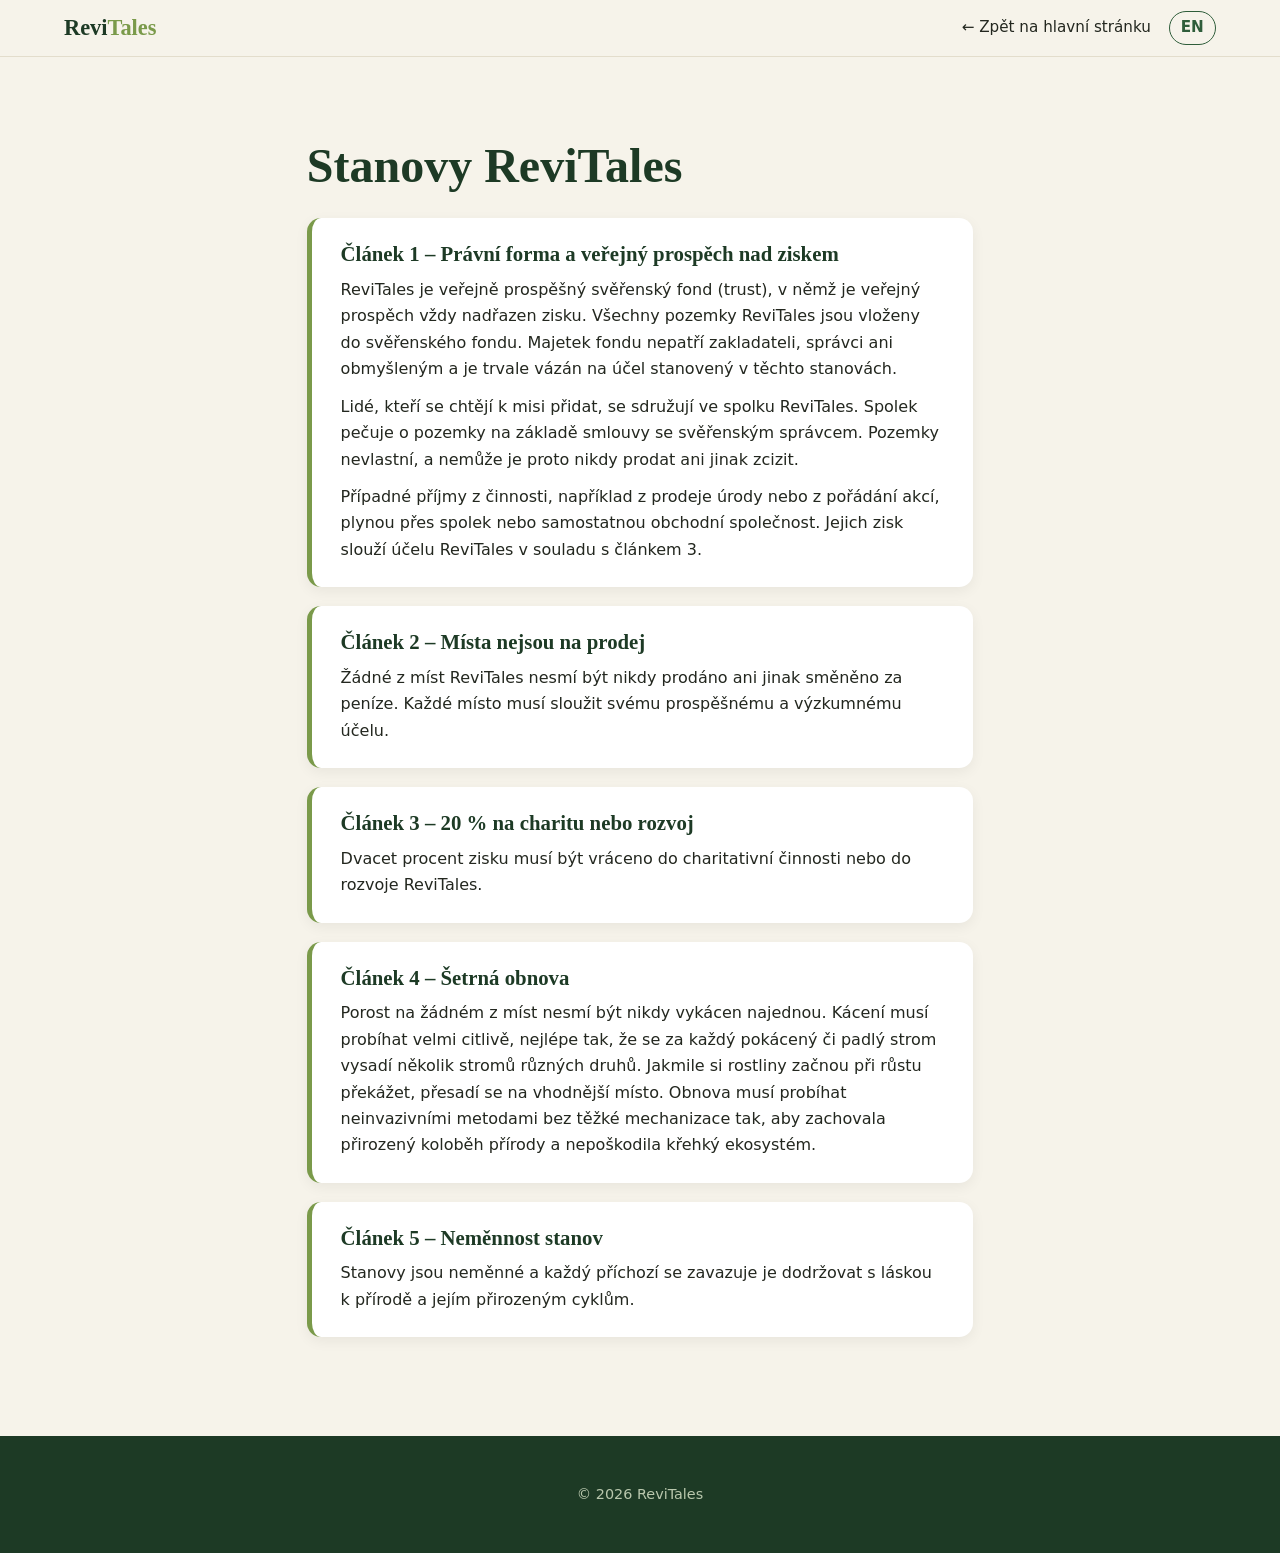
<file: stanovy.html>
<!DOCTYPE html>
<html lang="cs">
<head>
  <meta charset="utf-8">
  <meta name="viewport" content="width=device-width, initial-scale=1">
  <title>Stanovy ReviTales – veřejně prospěšný svěřenský fond</title>
  <meta name="description" content="Stanovy filantropického projektu ReviTales: veřejný prospěch nad ziskem, pozemky nikdy nejsou na prodej, 20 % zisku na charitu a šetrná obnova bez těžké techniky.">
  <link rel="canonical" href="https://revitales.cz/stanovy.html">
  <link rel="alternate" hreflang="cs" href="https://revitales.cz/stanovy.html">
  <link rel="alternate" hreflang="en" href="https://revitales.cz/en/statutes.html">
  <link rel="alternate" hreflang="x-default" href="https://revitales.cz/stanovy.html">
  <meta name="theme-color" content="#1d3a25">
  <meta name="author" content="Honza Dobrovolný">

  <meta property="og:type" content="website">
  <meta property="og:site_name" content="ReviTales">
  <meta property="og:title" content="Stanovy ReviTales – veřejně prospěšný svěřenský fond">
  <meta property="og:description" content="Stanovy filantropického projektu ReviTales: veřejný prospěch nad ziskem, pozemky nikdy nejsou na prodej, 20 % zisku na charitu a šetrná obnova bez těžké techniky.">
  <meta property="og:url" content="https://revitales.cz/stanovy.html">
  <meta property="og:image" content="https://revitales.cz/images/og-revitales.jpg">
  <meta property="og:image:width" content="1200">
  <meta property="og:image:height" content="630">
  <meta property="og:image:alt" content="Svah kůrovcové holiny s pařezy a prvními výsadbami, nad ním stromy a modré nebe">
  <meta property="og:locale" content="cs_CZ">
  <meta property="og:locale:alternate" content="en_GB">
  <meta name="twitter:card" content="summary_large_image">

  <link rel="icon" href="favicon.ico" sizes="48x48">
  <link rel="icon" href="favicon.svg" type="image/svg+xml">
  <link rel="apple-touch-icon" href="apple-touch-icon.png">
  <link rel="manifest" href="site.webmanifest">
  <link rel="stylesheet" href="style.css">
  <script type="application/ld+json">
{
  "@context": "https://schema.org",
  "@graph": [
    {
      "@type": "Organization",
      "@id": "https://revitales.cz/#organization",
      "name": "ReviTales",
      "url": "https://revitales.cz/",
      "email": "dob.jan@centrum.cz",
      "telephone": "+420605570241",
      "image": "https://revitales.cz/images/og-revitales.jpg",
      "founder": {
        "@type": "Person",
        "name": "Honza Dobrovolný"
      },
      "areaServed": {
        "@type": "Country",
        "name": "Czechia"
      },
      "slogan": "Od kořenů až za hranice nebe",
      "description": "Filantropický projekt, který mění kůrovcové holiny a chemií vyčerpaná, utužená pole a louky v jedlý les a sady s tůněmi a mokřady na 7 místech o rozloze zhruba 5 ha.",
      "knowsAbout": [
        "jedlý les",
        "lesní zahrada",
        "permakultura",
        "obnova lesa po kůrovci",
        "kůrovcová holina",
        "obnova vyčerpané půdy",
        "tůně a mokřady",
        "zadržování vody v krajině",
        "staré odrůdy ovocných stromů",
        "oskeruše",
        "biodiverzita",
        "udržitelnost",
        "off-grid energie"
      ]
    },
    {
      "@type": "WebSite",
      "@id": "https://revitales.cz/#website",
      "url": "https://revitales.cz/",
      "name": "ReviTales",
      "inLanguage": [
        "cs",
        "en"
      ],
      "publisher": {
        "@id": "https://revitales.cz/#organization"
      }
    },
    {
      "@type": "WebPage",
      "@id": "https://revitales.cz/stanovy.html#webpage",
      "url": "https://revitales.cz/stanovy.html",
      "name": "Stanovy ReviTales – veřejně prospěšný svěřenský fond",
      "description": "Stanovy filantropického projektu ReviTales: veřejný prospěch nad ziskem, pozemky nikdy nejsou na prodej, 20 % zisku na charitu a šetrná obnova bez těžké techniky.",
      "inLanguage": "cs",
      "isPartOf": {
        "@id": "https://revitales.cz/#website"
      },
      "about": {
        "@id": "https://revitales.cz/#organization"
      },
      "primaryImageOfPage": {
        "@type": "ImageObject",
        "url": "https://revitales.cz/images/og-revitales.jpg",
        "width": 1200,
        "height": 630
      }
    },
    {
      "@type": "BreadcrumbList",
      "itemListElement": [
        {
          "@type": "ListItem",
          "position": 1,
          "name": "ReviTales",
          "item": "https://revitales.cz/"
        },
        {
          "@type": "ListItem",
          "position": 2,
          "name": "Stanovy",
          "item": "https://revitales.cz/stanovy.html"
        }
      ]
    }
  ]
}
  </script>
  <style>
    .statutes { max-width: 820px; }
    .statutes h1 { font-size: clamp(2rem, 5vw, 3rem); color: var(--green-dark); margin: 0 0 1.5rem; }
    .article { background: #fff; border-radius: var(--radius); padding: 1.5rem 1.8rem; margin-bottom: 1.2rem; border-left: 5px solid var(--moss); box-shadow: 0 4px 14px rgba(0,0,0,.06); }
    .article h2 { font-size: 1.3rem; margin: 0 0 .6rem; }
    .article p { margin: 0; }
    .article p + p { margin-top: .7rem; }
  </style>
</head>
<body>

<header class="nav">
  <a href="./" class="logo">Revi<span>Tales</span></a>
  <nav>
    <a href="./">← Zpět na hlavní stránku</a>
    <a id="lang" href="en/statutes.html" hreflang="en" lang="en" title="English version">EN</a>
  </nav>
</header>

<main class="section statutes">
  <h1>Stanovy ReviTales</h1>

  <div class="article">
    <h2>Článek 1 – Právní forma a veřejný prospěch nad ziskem</h2>
    <p>ReviTales je veřejně prospěšný svěřenský fond (trust), v němž je veřejný prospěch vždy nadřazen zisku. Všechny pozemky ReviTales jsou vloženy do svěřenského fondu. Majetek fondu nepatří zakladateli, správci ani obmyšleným a je trvale vázán na účel stanovený v těchto stanovách.</p>
    <p>Lidé, kteří se chtějí k misi přidat, se sdružují ve spolku ReviTales. Spolek pečuje o pozemky na základě smlouvy se svěřenským správcem. Pozemky nevlastní, a nemůže je proto nikdy prodat ani jinak zcizit.</p>
    <p>Případné příjmy z činnosti, například z prodeje úrody nebo z pořádání akcí, plynou přes spolek nebo samostatnou obchodní společnost. Jejich zisk slouží účelu ReviTales v souladu s článkem 3.</p>
  </div>

  <div class="article">
    <h2>Článek 2 – Místa nejsou na prodej</h2>
    <p>Žádné z míst ReviTales nesmí být nikdy prodáno ani jinak směněno za peníze. Každé místo musí sloužit svému prospěšnému a výzkumnému účelu.</p>
  </div>

  <div class="article">
    <h2>Článek 3 – 20 % na charitu nebo rozvoj</h2>
    <p>Dvacet procent zisku musí být vráceno do charitativní činnosti nebo do rozvoje ReviTales.</p>
  </div>

  <div class="article">
    <h2>Článek 4 – Šetrná obnova</h2>
    <p>Porost na žádném z míst nesmí být nikdy vykácen najednou. Kácení musí probíhat velmi citlivě, nejlépe tak, že se za každý pokácený či padlý strom vysadí několik stromů různých druhů. Jakmile si rostliny začnou při růstu překážet, přesadí se na vhodnější místo. Obnova musí probíhat neinvazivními metodami bez těžké mechanizace tak, aby zachovala přirozený koloběh přírody a nepoškodila křehký ekosystém.</p>
  </div>

  <div class="article">
    <h2>Článek 5 – Neměnnost stanov</h2>
    <p>Stanovy jsou neměnné a každý příchozí se zavazuje je dodržovat s láskou k přírodě a jejím přirozeným cyklům.</p>
  </div>
</main>

<footer>
  <p>© 2026 ReviTales</p>
</footer>

</body>
</html>
</file>
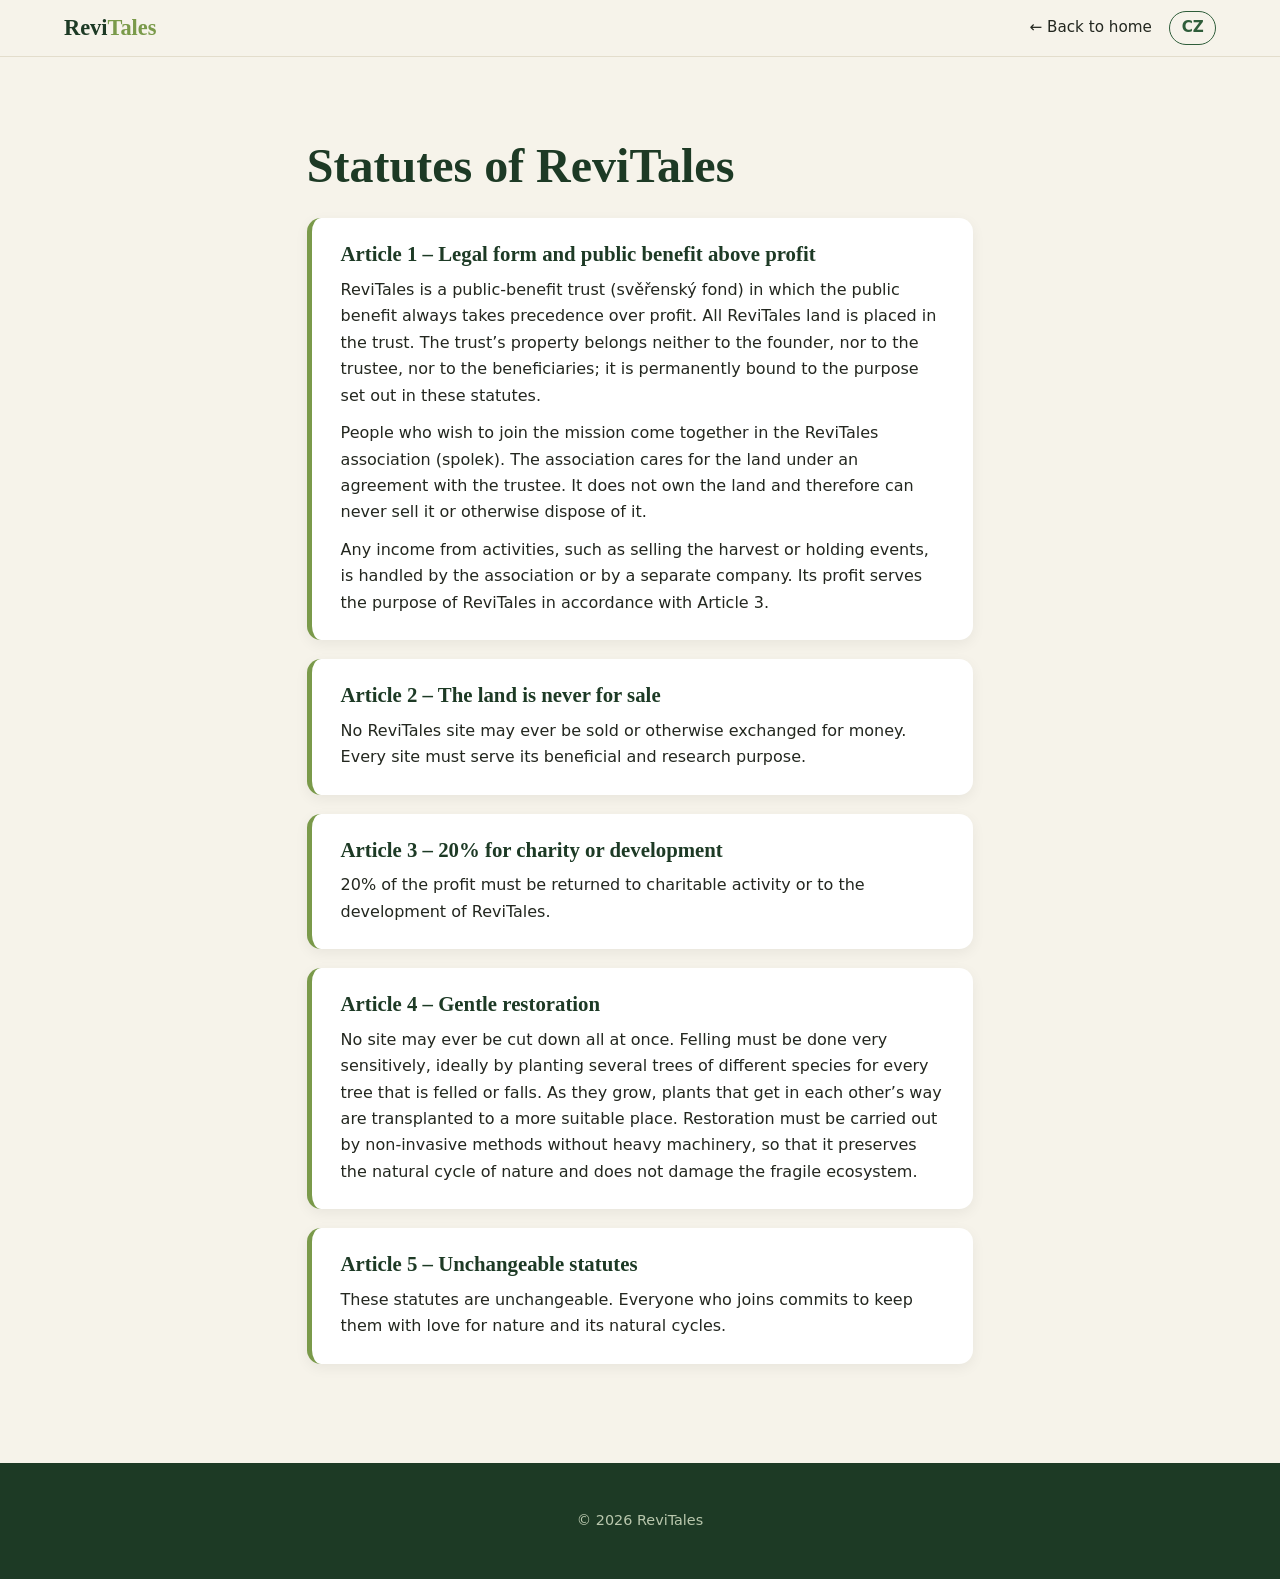
<file: en/statutes.html>
<!DOCTYPE html>
<html lang="en">
<head>
  <meta charset="utf-8">
  <meta name="viewport" content="width=device-width, initial-scale=1">
  <title>Statutes of ReviTales – public-benefit trust</title>
  <meta name="description" content="Statutes of the philanthropic ReviTales project: public benefit above profit, land never for sale, 20% of profit for charity, gentle restoration without heavy machinery.">
  <link rel="canonical" href="https://revitales.cz/en/statutes.html">
  <link rel="alternate" hreflang="cs" href="https://revitales.cz/stanovy.html">
  <link rel="alternate" hreflang="en" href="https://revitales.cz/en/statutes.html">
  <link rel="alternate" hreflang="x-default" href="https://revitales.cz/stanovy.html">
  <meta name="theme-color" content="#1d3a25">
  <meta name="author" content="Honza Dobrovolný">

  <meta property="og:type" content="website">
  <meta property="og:site_name" content="ReviTales">
  <meta property="og:title" content="Statutes of ReviTales – public-benefit trust">
  <meta property="og:description" content="Statutes of the philanthropic ReviTales project: public benefit above profit, land never for sale, 20% of profit for charity, gentle restoration without heavy machinery.">
  <meta property="og:url" content="https://revitales.cz/en/statutes.html">
  <meta property="og:image" content="https://revitales.cz/images/og-revitales.jpg">
  <meta property="og:image:width" content="1200">
  <meta property="og:image:height" content="630">
  <meta property="og:image:alt" content="Bark-beetle clearcut slope with stumps and first plantings under a blue sky">
  <meta property="og:locale" content="en_GB">
  <meta property="og:locale:alternate" content="cs_CZ">
  <meta name="twitter:card" content="summary_large_image">

  <link rel="icon" href="../favicon.ico" sizes="48x48">
  <link rel="icon" href="../favicon.svg" type="image/svg+xml">
  <link rel="apple-touch-icon" href="../apple-touch-icon.png">
  <link rel="manifest" href="../site.webmanifest">
  <link rel="stylesheet" href="../style.css">
  <script type="application/ld+json">
{
  "@context": "https://schema.org",
  "@graph": [
    {
      "@type": "Organization",
      "@id": "https://revitales.cz/#organization",
      "name": "ReviTales",
      "url": "https://revitales.cz/",
      "email": "dob.jan@centrum.cz",
      "telephone": "+420605570241",
      "image": "https://revitales.cz/images/og-revitales.jpg",
      "founder": {
        "@type": "Person",
        "name": "Honza Dobrovolný"
      },
      "areaServed": {
        "@type": "Country",
        "name": "Czechia"
      },
      "slogan": "Sky is not the limit",
      "description": "A philanthropic project in Czechia turning bark-beetle clearcuts and chemically exhausted, compacted fields and meadows into an edible food forest with ponds and wetlands across 7 sites and about 5 ha.",
      "knowsAbout": [
        "edible forest",
        "food forest",
        "permaculture",
        "forest restoration after bark beetle",
        "soil regeneration",
        "wetland restoration",
        "water retention in the landscape",
        "heritage fruit varieties",
        "service tree (Sorbus domestica)",
        "biodiversity",
        "sustainability",
        "off-grid energy"
      ]
    },
    {
      "@type": "WebSite",
      "@id": "https://revitales.cz/#website",
      "url": "https://revitales.cz/",
      "name": "ReviTales",
      "inLanguage": [
        "cs",
        "en"
      ],
      "publisher": {
        "@id": "https://revitales.cz/#organization"
      }
    },
    {
      "@type": "WebPage",
      "@id": "https://revitales.cz/en/statutes.html#webpage",
      "url": "https://revitales.cz/en/statutes.html",
      "name": "Statutes of ReviTales – public-benefit trust",
      "description": "Statutes of the philanthropic ReviTales project: public benefit above profit, land never for sale, 20% of profit for charity, gentle restoration without heavy machinery.",
      "inLanguage": "en",
      "isPartOf": {
        "@id": "https://revitales.cz/#website"
      },
      "about": {
        "@id": "https://revitales.cz/#organization"
      },
      "primaryImageOfPage": {
        "@type": "ImageObject",
        "url": "https://revitales.cz/images/og-revitales.jpg",
        "width": 1200,
        "height": 630
      }
    },
    {
      "@type": "BreadcrumbList",
      "itemListElement": [
        {
          "@type": "ListItem",
          "position": 1,
          "name": "ReviTales",
          "item": "https://revitales.cz/en/"
        },
        {
          "@type": "ListItem",
          "position": 2,
          "name": "Statutes",
          "item": "https://revitales.cz/en/statutes.html"
        }
      ]
    }
  ]
}
  </script>
  <style>
    .statutes { max-width: 820px; }
    .statutes h1 { font-size: clamp(2rem, 5vw, 3rem); color: var(--green-dark); margin: 0 0 1.5rem; }
    .article { background: #fff; border-radius: var(--radius); padding: 1.5rem 1.8rem; margin-bottom: 1.2rem; border-left: 5px solid var(--moss); box-shadow: 0 4px 14px rgba(0,0,0,.06); }
    .article h2 { font-size: 1.3rem; margin: 0 0 .6rem; }
    .article p { margin: 0; }
    .article p + p { margin-top: .7rem; }
  </style>
</head>
<body>

<header class="nav">
  <a href="./" class="logo">Revi<span>Tales</span></a>
  <nav>
    <a href="./">← Back to home</a>
    <a id="lang" href="../stanovy.html" hreflang="cs" lang="cs" title="Česká verze">CZ</a>
  </nav>
</header>

<main class="section statutes">
  <h1>Statutes of ReviTales</h1>

  <div class="article">
    <h2>Article 1 – Legal form and public benefit above profit</h2>
    <p>ReviTales is a public-benefit trust (svěřenský fond) in which the public benefit always takes precedence over profit. All ReviTales land is placed in the trust. The trust’s property belongs neither to the founder, nor to the trustee, nor to the beneficiaries; it is permanently bound to the purpose set out in these statutes.</p>
    <p>People who wish to join the mission come together in the ReviTales association (spolek). The association cares for the land under an agreement with the trustee. It does not own the land and therefore can never sell it or otherwise dispose of it.</p>
    <p>Any income from activities, such as selling the harvest or holding events, is handled by the association or by a separate company. Its profit serves the purpose of ReviTales in accordance with Article 3.</p>
  </div>

  <div class="article">
    <h2>Article 2 – The land is never for sale</h2>
    <p>No ReviTales site may ever be sold or otherwise exchanged for money. Every site must serve its beneficial and research purpose.</p>
  </div>

  <div class="article">
    <h2>Article 3 – 20% for charity or development</h2>
    <p>20% of the profit must be returned to charitable activity or to the development of ReviTales.</p>
  </div>

  <div class="article">
    <h2>Article 4 – Gentle restoration</h2>
    <p>No site may ever be cut down all at once. Felling must be done very sensitively, ideally by planting several trees of different species for every tree that is felled or falls. As they grow, plants that get in each other’s way are transplanted to a more suitable place. Restoration must be carried out by non-invasive methods without heavy machinery, so that it preserves the natural cycle of nature and does not damage the fragile ecosystem.</p>
  </div>

  <div class="article">
    <h2>Article 5 – Unchangeable statutes</h2>
    <p>These statutes are unchangeable. Everyone who joins commits to keep them with love for nature and its natural cycles.</p>
  </div>
</main>

<footer>
  <p>© 2026 ReviTales</p>
</footer>

</body>
</html>
</file>
<file: style.css>
:root {
  --green: #2f5d3a;
  --green-dark: #1d3a25;
  --moss: #7a9a4a;
  --earth: #8a6a43;
  --cream: #f6f3ea;
  --ink: #23271f;
  --muted: #5e6458;
  --radius: 14px;
}

* { box-sizing: border-box; }
html { scroll-behavior: smooth; scroll-padding-top: 4.5rem; }
body {
  margin: 0;
  font-family: system-ui, -apple-system, "Segoe UI", Roboto, sans-serif;
  color: var(--ink);
  background: var(--cream);
  line-height: 1.65;
}
img { max-width: 100%; height: auto; display: block; }
a { color: var(--green); }
:focus-visible { outline: 3px solid var(--moss); outline-offset: 3px; }
@media (prefers-reduced-motion: reduce) { html { scroll-behavior: auto; } }
h1, h2, h3 { font-family: Georgia, "Times New Roman", serif; line-height: 1.2; }
h2 { font-size: clamp(1.7rem, 3vw, 2.4rem); margin: 0 0 1rem; color: var(--green-dark); }
h3 { margin: .4rem 0 .4rem; font-size: 1.15rem; }

/* language switch */
html[lang="en"] .cs, html[lang="cs"] .en { display: none; }

/* nav */
.nav {
  position: sticky; top: 0; z-index: 10;
  display: flex; justify-content: space-between; align-items: center; flex-wrap: wrap;
  gap: .5rem; padding: .7rem 5vw;
  background: rgba(246, 243, 234, .94); backdrop-filter: blur(6px);
  border-bottom: 1px solid #e3ddcc;
}
.logo { font: 700 1.4rem Georgia, serif; text-decoration: none; color: var(--green-dark); }
.logo span { color: var(--moss); }
.nav nav { display: flex; gap: 1.1rem; align-items: center; flex-wrap: wrap; }
.nav nav a { text-decoration: none; color: var(--ink); font-size: .95rem; }
.nav nav a:hover { color: var(--green); }
#lang {
  border: 1px solid var(--green); background: none; color: var(--green);
  border-radius: 999px; padding: .2rem .7rem; cursor: pointer; font-weight: 600;
}
#lang:hover { background: var(--green); color: #fff; }

/* hero */
.hero {
  min-height: 88vh; display: grid; place-items: center; text-align: center;
  padding: 4rem 6vw; color: #fff;
  background:
    linear-gradient(rgba(20, 35, 22, .35), rgba(20, 35, 22, .6)),
    url("images/clearcut-slope.jpg") center / cover no-repeat;
  background:
    linear-gradient(rgba(20, 35, 22, .35), rgba(20, 35, 22, .6)),
    image-set(url("images/clearcut-slope.webp") type("image/webp"), url("images/clearcut-slope.jpg") type("image/jpeg")) center / cover no-repeat;
}
@media (max-width: 800px) {
  .hero {
    background:
      linear-gradient(rgba(20, 35, 22, .35), rgba(20, 35, 22, .6)),
      image-set(url("images/clearcut-slope-900.webp") type("image/webp"), url("images/clearcut-slope.jpg") type("image/jpeg")) center / cover no-repeat;
  }
}
.hero-inner { max-width: 760px; }
.kicker { letter-spacing: .25em; text-transform: uppercase; font-size: .85rem; opacity: .9; margin: 0; }
.hero h1 { font-size: clamp(3rem, 9vw, 6rem); margin: .2rem 0 .6rem; }
.slogan { font: italic clamp(1.3rem, 3vw, 1.9rem) Georgia, serif; color: #e4f0c8; margin: -.2rem 0 1.4rem; }
.lead { font-size: clamp(1.05rem, 2vw, 1.3rem); margin: 0 0 2rem; }
.btn {
  display: inline-block; padding: .8rem 1.8rem; border-radius: 999px;
  background: var(--moss); color: #fff; text-decoration: none; font-weight: 600;
}
.btn:hover { background: var(--green); }
.btn-outline { background: transparent; border: 2px solid #fff; margin-left: .6rem; }
.btn-outline:hover { background: #fff; color: var(--green-dark); }
.badge {
  display: inline-block; margin: 0 0 1.6rem; padding: .4rem 1rem; border-radius: 999px;
  background: rgba(255,255,255,.15); border: 1px solid rgba(255,255,255,.4); font-size: .95rem;
}

/* mission */
.mission { background: #fff; padding: 5rem 6vw; }
.mission-inner, .mission-values { max-width: 1200px; margin: 0 auto; display: grid; grid-template-columns: 1fr 1fr; gap: 3rem; }
.mission .kicker { color: var(--moss); font-weight: 700; }
.mission p { color: var(--muted); font-size: 1.05rem; }
.mission-values { grid-template-columns: repeat(3, 1fr); gap: 1.5rem; margin-top: 3rem; }
.mission-values > div { background: var(--cream); border-radius: var(--radius); padding: 1.5rem; border-left: 5px solid var(--moss); }
.mission-values p { margin: 0; font-size: .97rem; }
.more { margin-top: .8rem; }
.more summary { cursor: pointer; color: var(--green); font-weight: 600; list-style: none; }
.more summary::-webkit-details-marker { display: none; }
.more summary::after { content: " ▾"; }
.more[open] summary::after { content: " ▴"; }
.more p { margin-top: .6rem; }
.landtypes { padding-top: 0; }
.compare { display: grid; grid-template-columns: 1fr 1fr; gap: 1.5rem; margin-top: 1.5rem; }
.land { background: #fff; border-radius: var(--radius); padding: 1.6rem; box-shadow: 0 4px 14px rgba(0,0,0,.06); border-top: 5px solid var(--green); }
.land:nth-child(2) { border-color: var(--earth); }
.land h3 { margin-top: 0; }
.land p { color: var(--muted); margin: .5rem 0; }
.land .problem b { color: #a5442e; }
.land p b { color: var(--green-dark); }
.result { text-align: center; font-size: 1.15rem; margin-top: 2rem; }
.wild .item { background: #fff; box-shadow: 0 4px 14px rgba(0,0,0,.06); border-top: 5px solid var(--earth); }
.join { text-align: center; }
.join .intro { margin: 0 auto; }
.join .item { background: #fff; text-align: left; box-shadow: 0 4px 14px rgba(0,0,0,.06); }

/* sections */
.section { padding: 5rem 6vw; max-width: 1200px; margin: 0 auto; }
.section.alt { max-width: none; background: #ebe6d6; }
.section.alt > * { max-width: 1200px; margin-left: auto; margin-right: auto; }
.intro { max-width: 760px; font-size: 1.08rem; color: var(--muted); }
.note { font-size: 1.08rem; color: var(--muted); font-style: italic; margin-top: 1.5rem; }

.split { display: grid; grid-template-columns: 1fr 1fr; gap: 3rem; align-items: center; }
.split figure { margin: 0; }
.split img { border-radius: var(--radius); box-shadow: 0 10px 30px rgba(0,0,0,.15); }
.split.reverse img { max-height: 560px; width: 100%; object-fit: cover; }
figcaption { font-size: .85rem; color: var(--muted); margin-top: .5rem; }

/* stats */
.stats {
  display: flex; justify-content: center; align-items: center;
  padding: 3rem 6vw; background: var(--green-dark); color: #fff; text-align: center;
}
.stats > div { padding: .4rem 3rem; color: #b9c7ad; font-size: .82rem; letter-spacing: .14em; text-transform: uppercase; }
.stats > div + div { border-left: 1px solid rgba(207, 227, 168, .25); }
.stats b { display: block; font: 700 3rem/1.1 Georgia, serif; color: #cfe3a8; letter-spacing: 0; text-transform: none; margin-bottom: .35rem; white-space: nowrap; }
.stats .themes-stat { display: flex; align-items: center; gap: 2.5rem; }
.stats .themes {
  display: grid; grid-template-columns: auto auto; grid-template-rows: repeat(4, auto); grid-auto-flow: column; gap: .5rem 2.2rem;
  margin: 0; padding: 0; list-style: none; text-align: left;
  color: #fff; font-size: 1rem; letter-spacing: 0; text-transform: none;
}
.stats .themes li { position: relative; padding-left: 1.1rem; }
@media (min-width: 1200px) { .stats .themes li { white-space: nowrap; } }
.stats .themes li::before {
  content: ""; position: absolute; left: 0; top: .62em;
  width: .45rem; height: .45rem; border-radius: 50%; background: #cfe3a8;
}

/* locations map */
.locations .motto { font: italic clamp(1.4rem, 3vw, 2rem) Georgia, serif; color: #3f7fa6; margin: -.5rem 0 1rem; }
.map { margin: 2rem 0 1.6rem; }
.map img { width: 100%; border-radius: 18px; box-shadow: 0 10px 30px rgba(0,0,0,.12); }
.sites-list { list-style: none; margin: 0; padding: 0; display: grid; grid-template-columns: repeat(auto-fit, minmax(320px, 1fr)); gap: .8rem 1.4rem; }
.sites-list li { display: flex; gap: .9rem; align-items: flex-start; background: #fff; border-radius: var(--radius); padding: .85rem 1.1rem; box-shadow: 0 4px 14px rgba(0,0,0,.06); color: var(--muted); font-size: .97rem; }
.sites-list .n { flex: none; width: 2rem; height: 2rem; border-radius: 50%; background: var(--green); color: #fff; font-weight: 700; display: grid; place-items: center; margin-top: .1rem; }
.sites-list b { display: block; color: var(--green-dark); font: 700 1.05rem Georgia, serif; }

/* cards */
.cards { display: grid; grid-template-columns: repeat(auto-fit, minmax(230px, 1fr)); gap: 1.2rem; margin-top: 2rem; }
.card {
  background: #fff; border-radius: var(--radius); padding: 1.4rem;
  border-top: 5px solid var(--moss); box-shadow: 0 4px 14px rgba(0,0,0,.06);
}
.card:nth-child(2) { border-color: #c0573e; }
.card:nth-child(3) { border-color: #3f7fa6; }
.card:nth-child(4) { border-color: var(--earth); }
.card p { margin: 0; color: var(--muted); }

/* work grid */
.grid { display: grid; grid-template-columns: repeat(auto-fit, minmax(250px, 1fr)); gap: 1.6rem; margin-top: 2rem; }
.item { background: var(--cream); border-radius: var(--radius); padding: 1.3rem; }
.item i { font-style: normal; font-size: 1.8rem; }
.item p { margin: 0; color: var(--muted); font-size: .97rem; }

.links { padding-left: 1.2rem; }
.links li { margin: .3rem 0; }

/* ngeni */
.ngeni { max-width: none; background: linear-gradient(160deg, #1d3a25, #2b4c5e); color: #eef2e6; }
.ngeni > * { max-width: 1100px; margin-left: auto; margin-right: auto; }
.ngeni h2 { color: #fff; }
.ngeni .intro { color: #d6dfcf; }
.ngeni a { color: #cfe3a8; }
.thermo { display: grid; grid-template-columns: 1fr 1fr; gap: 1.5rem; margin: 2rem auto; }
.box { background: rgba(255,255,255,.07); border: 1px solid rgba(255,255,255,.15); border-radius: var(--radius); padding: 1.6rem; }
.box h3 { color: #ffd88a; margin-top: 0; }
.box ol { padding-left: 1.2rem; margin: 0; }
.box li { margin-bottom: .6rem; }
.pills { list-style: none; padding: 0; display: flex; gap: .8rem; flex-wrap: wrap; }
.pills a {
  display: inline-block; padding: .45rem 1rem; border-radius: 999px;
  border: 1px solid #cfe3a8; text-decoration: none;
}
.pills a:hover { background: #cfe3a8; color: var(--green-dark); }

/* gallery */
.gallery { display: grid; grid-template-columns: 2fr 2fr 1.2fr; gap: 6px; }
.gallery img { width: 100%; height: 340px; object-fit: cover; }

/* contact */
.contact { text-align: center; }
.contact .intro { margin: 0 auto 2rem; }
.contact-grid {
  display: grid; grid-template-columns: repeat(auto-fit, minmax(200px, 1fr)); gap: 1rem;
  max-width: 600px; margin: 0 auto;
}
.contact-grid > div { background: #fff; border-radius: var(--radius); padding: 1.2rem; box-shadow: 0 4px 14px rgba(0,0,0,.06); }
.contact-grid b { display: block; color: var(--muted); font-size: .85rem; text-transform: uppercase; letter-spacing: .08em; margin-bottom: .3rem; }

footer { text-align: center; padding: 2rem; background: var(--green-dark); color: #b9c7ad; font-size: .9rem; }

@media (max-width: 800px) {
  .split, .thermo, .mission-inner, .mission-values, .compare { grid-template-columns: 1fr; }
  .btn-outline { margin: .6rem 0 0; }
  .split.reverse figure { order: 2; }
  .gallery { grid-template-columns: 1fr; }
  .gallery img { height: 240px; }
  .stats { flex-direction: column; padding: 2.5rem 6vw; }
  .stats > div { padding: 1.4rem 0; width: 100%; }
  .stats > div + div { border-left: 0; border-top: 1px solid rgba(207, 227, 168, .25); }
  .stats .themes-stat { flex-direction: column; gap: 1.2rem; }
  .stats .themes { grid-template-columns: 1fr; grid-template-rows: none; grid-auto-flow: row; }
  .nav nav { gap: .7rem; }
  html { scroll-padding-top: 9rem; }
}
</file>
